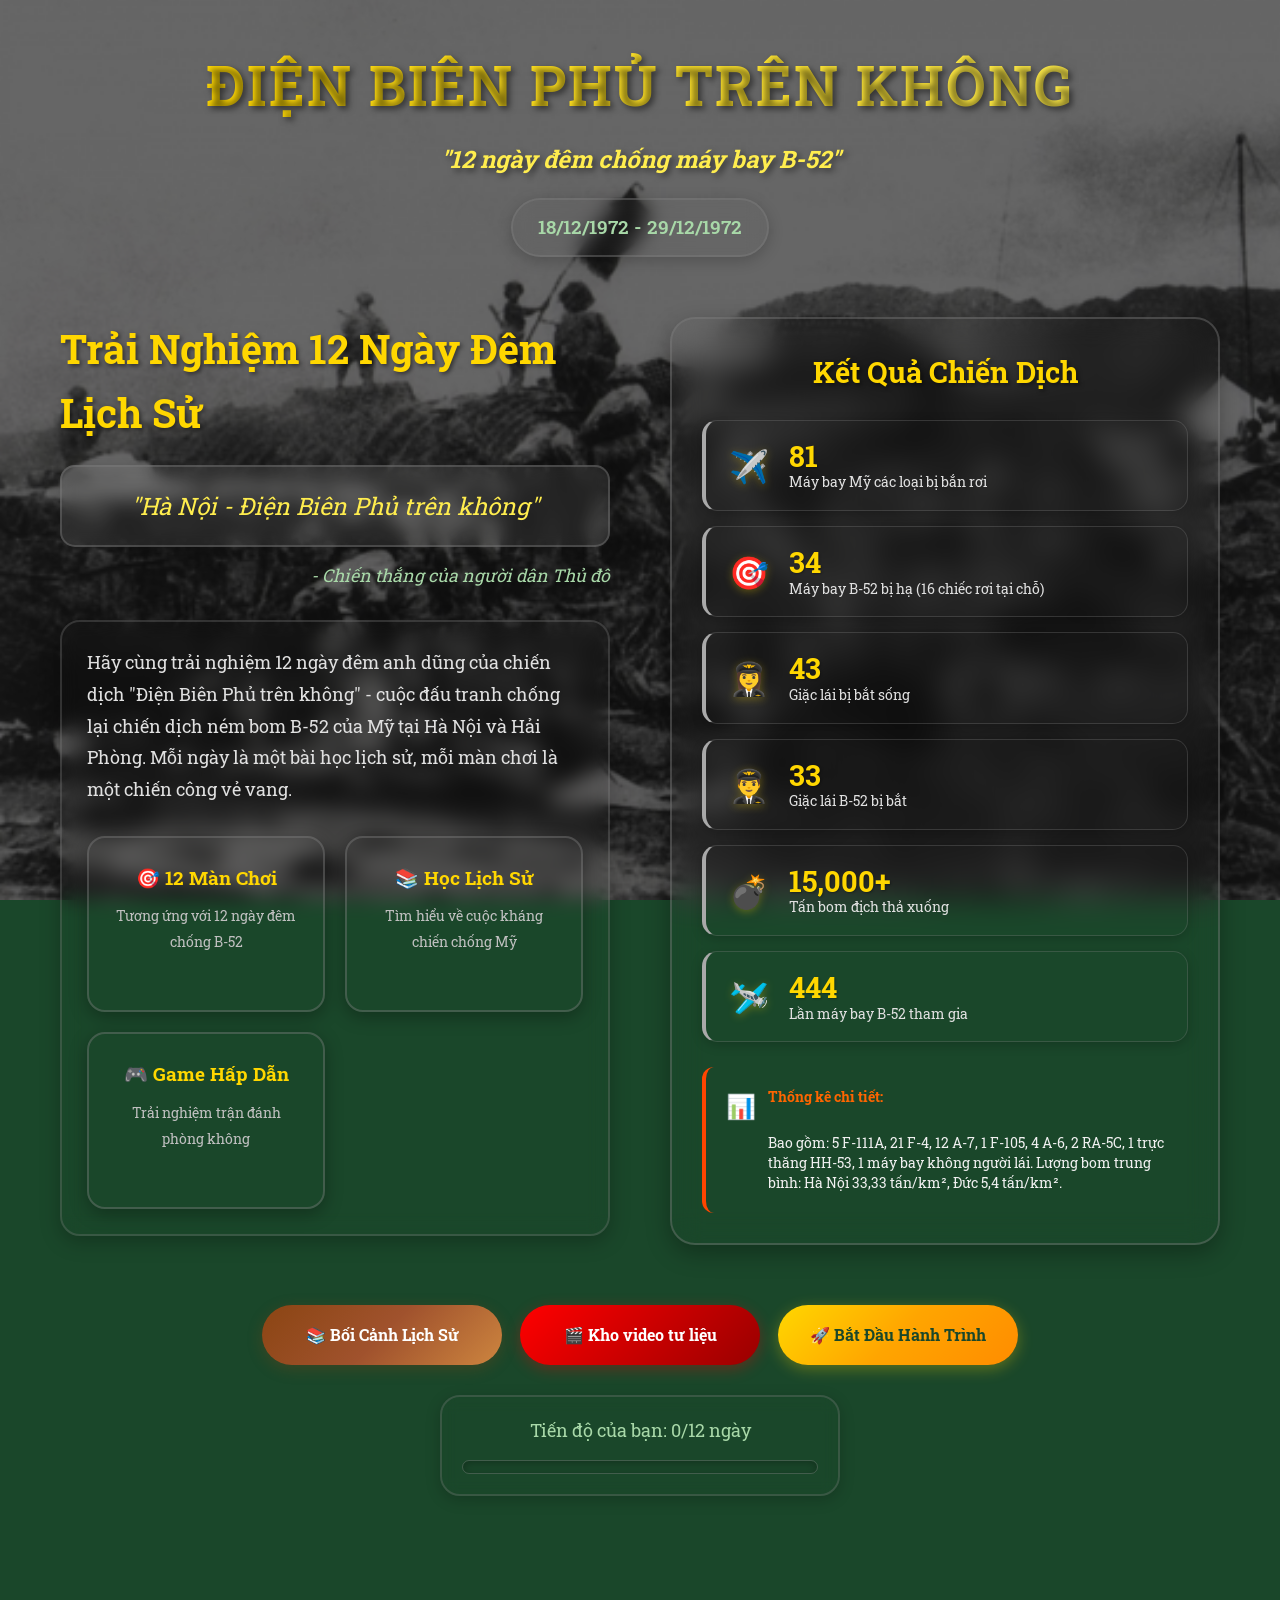
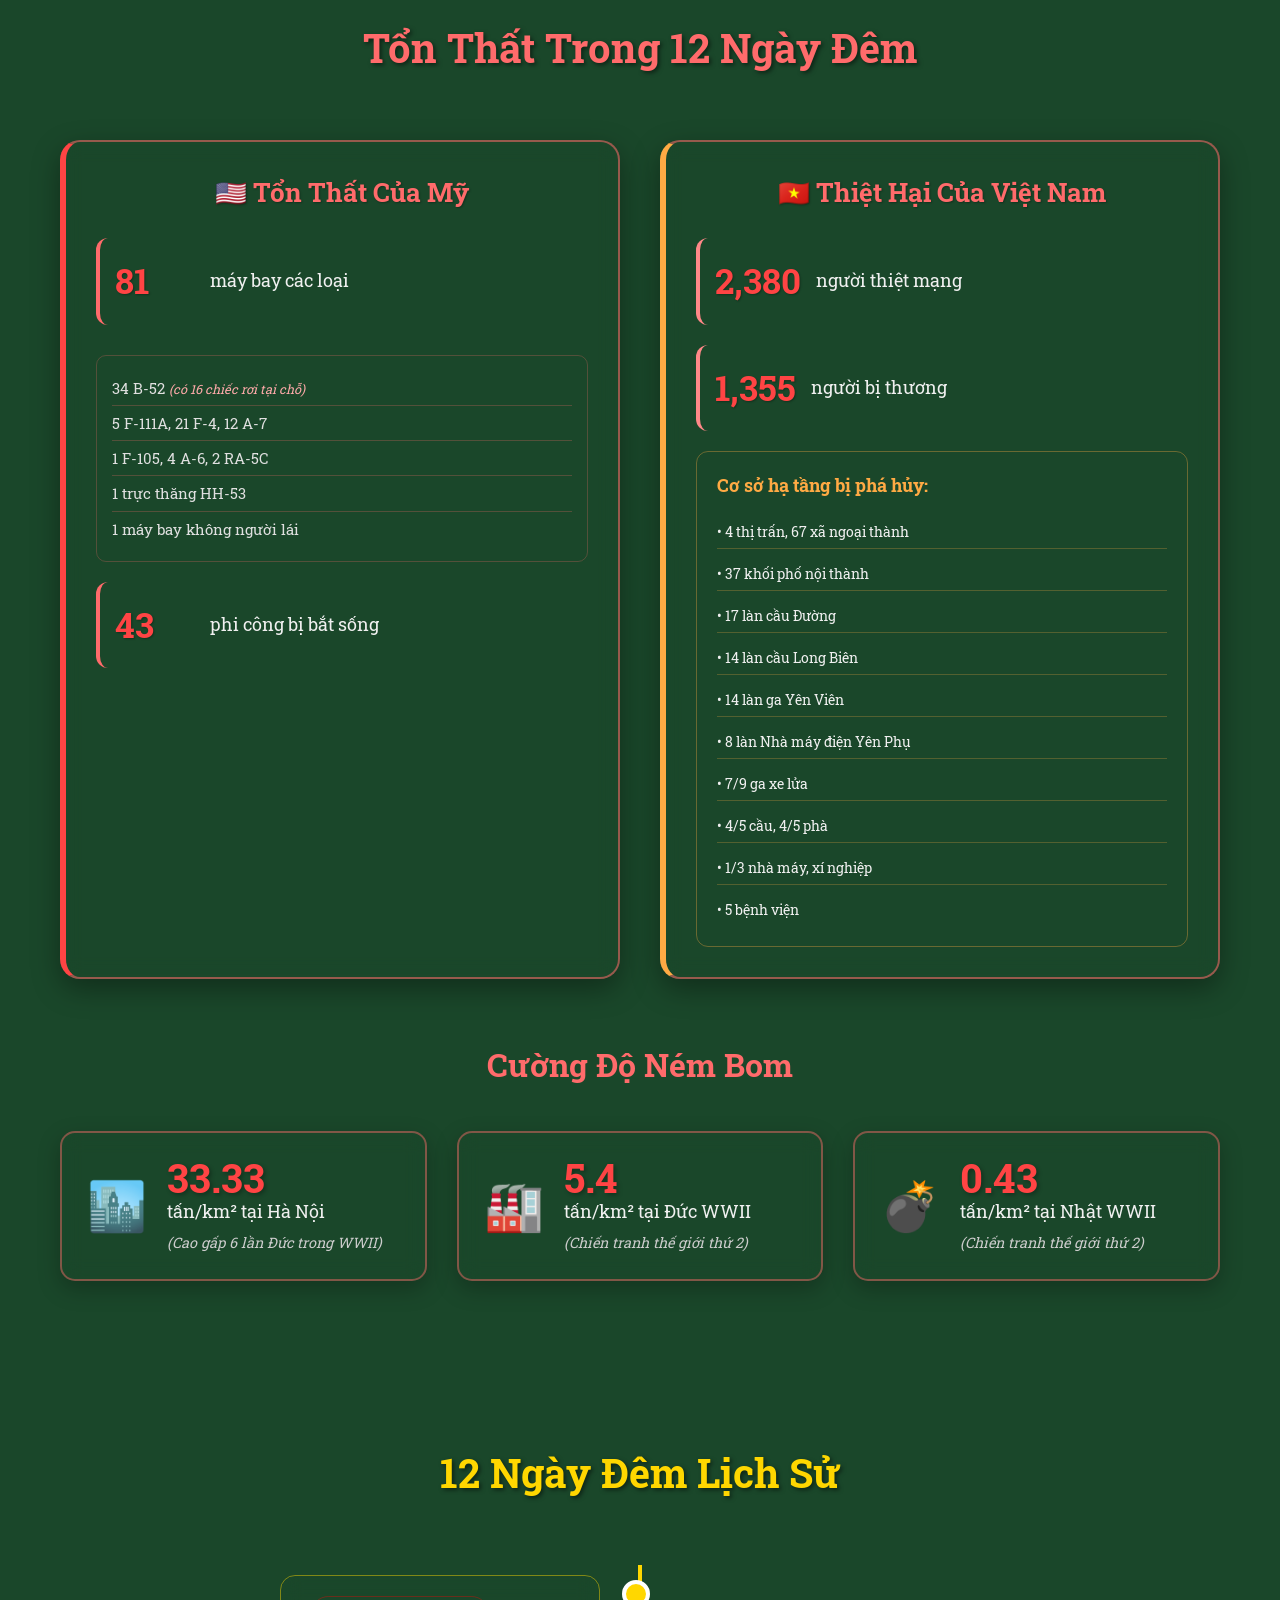
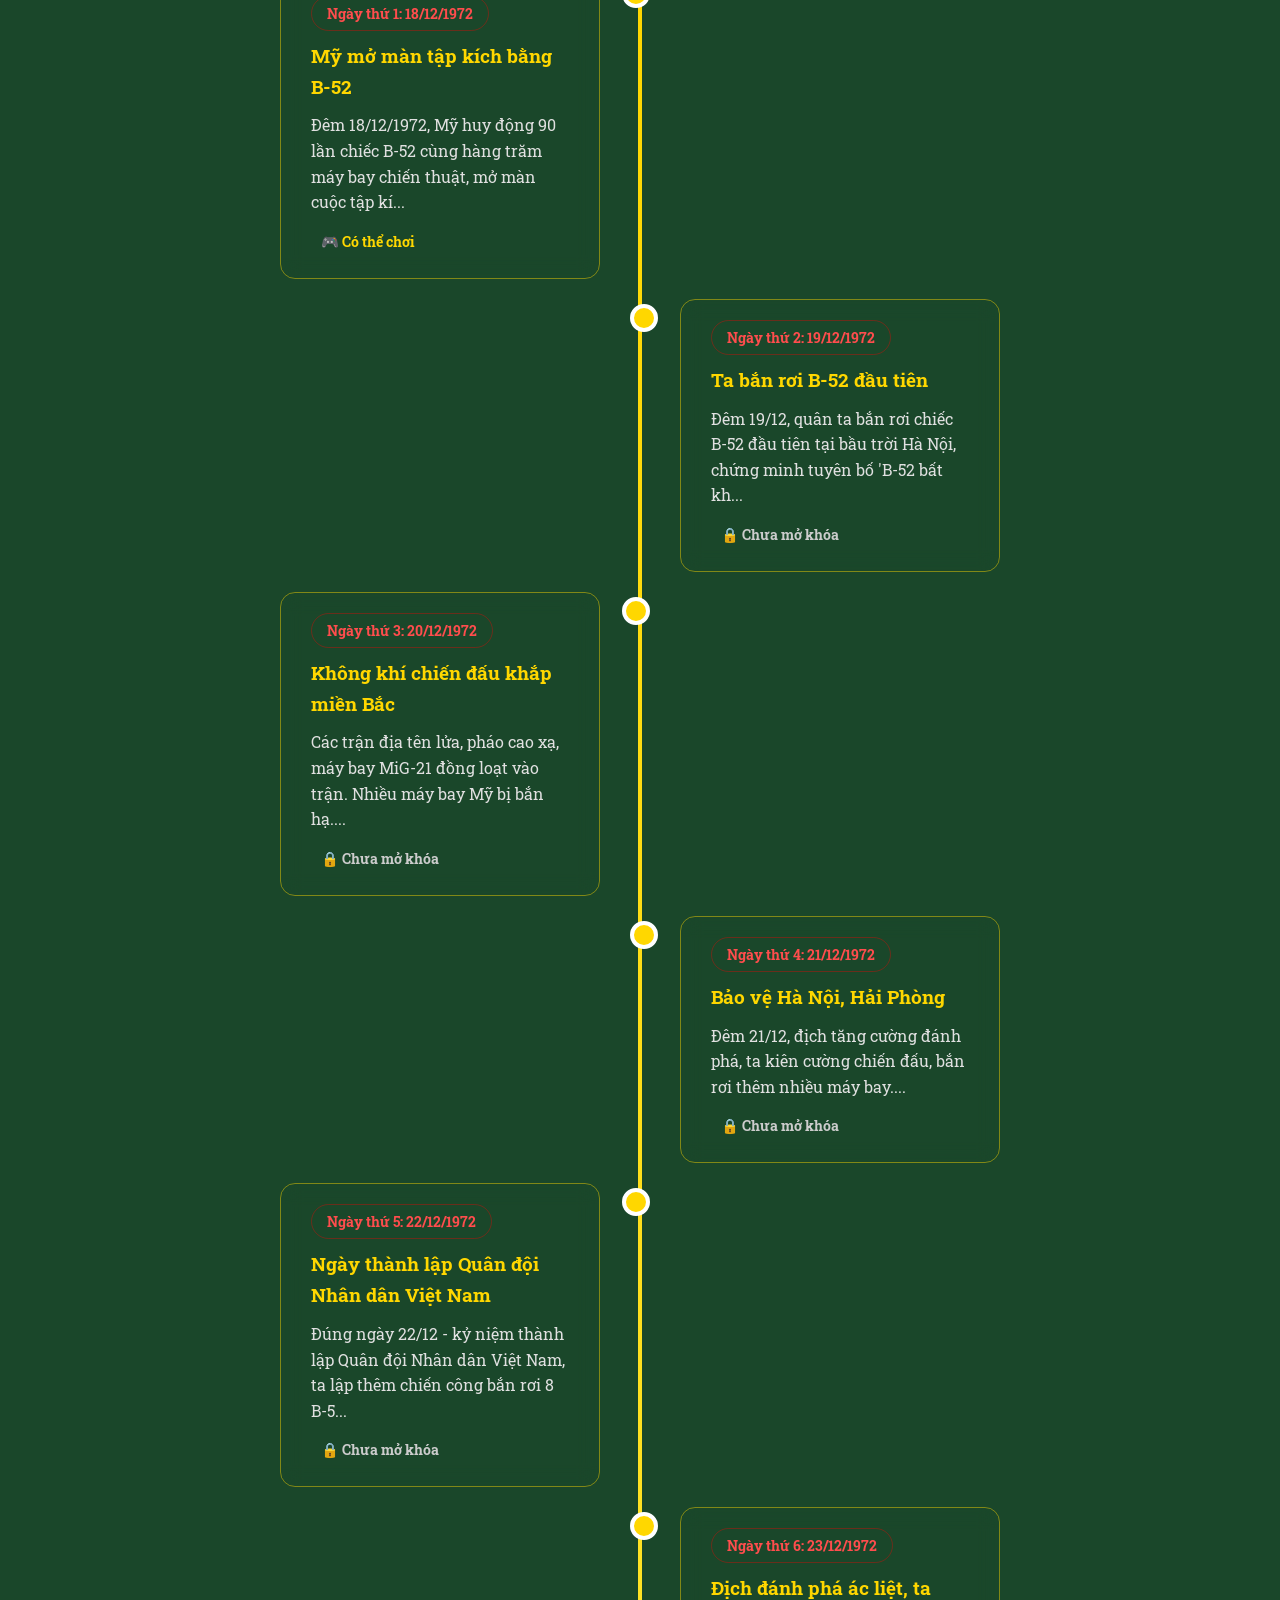
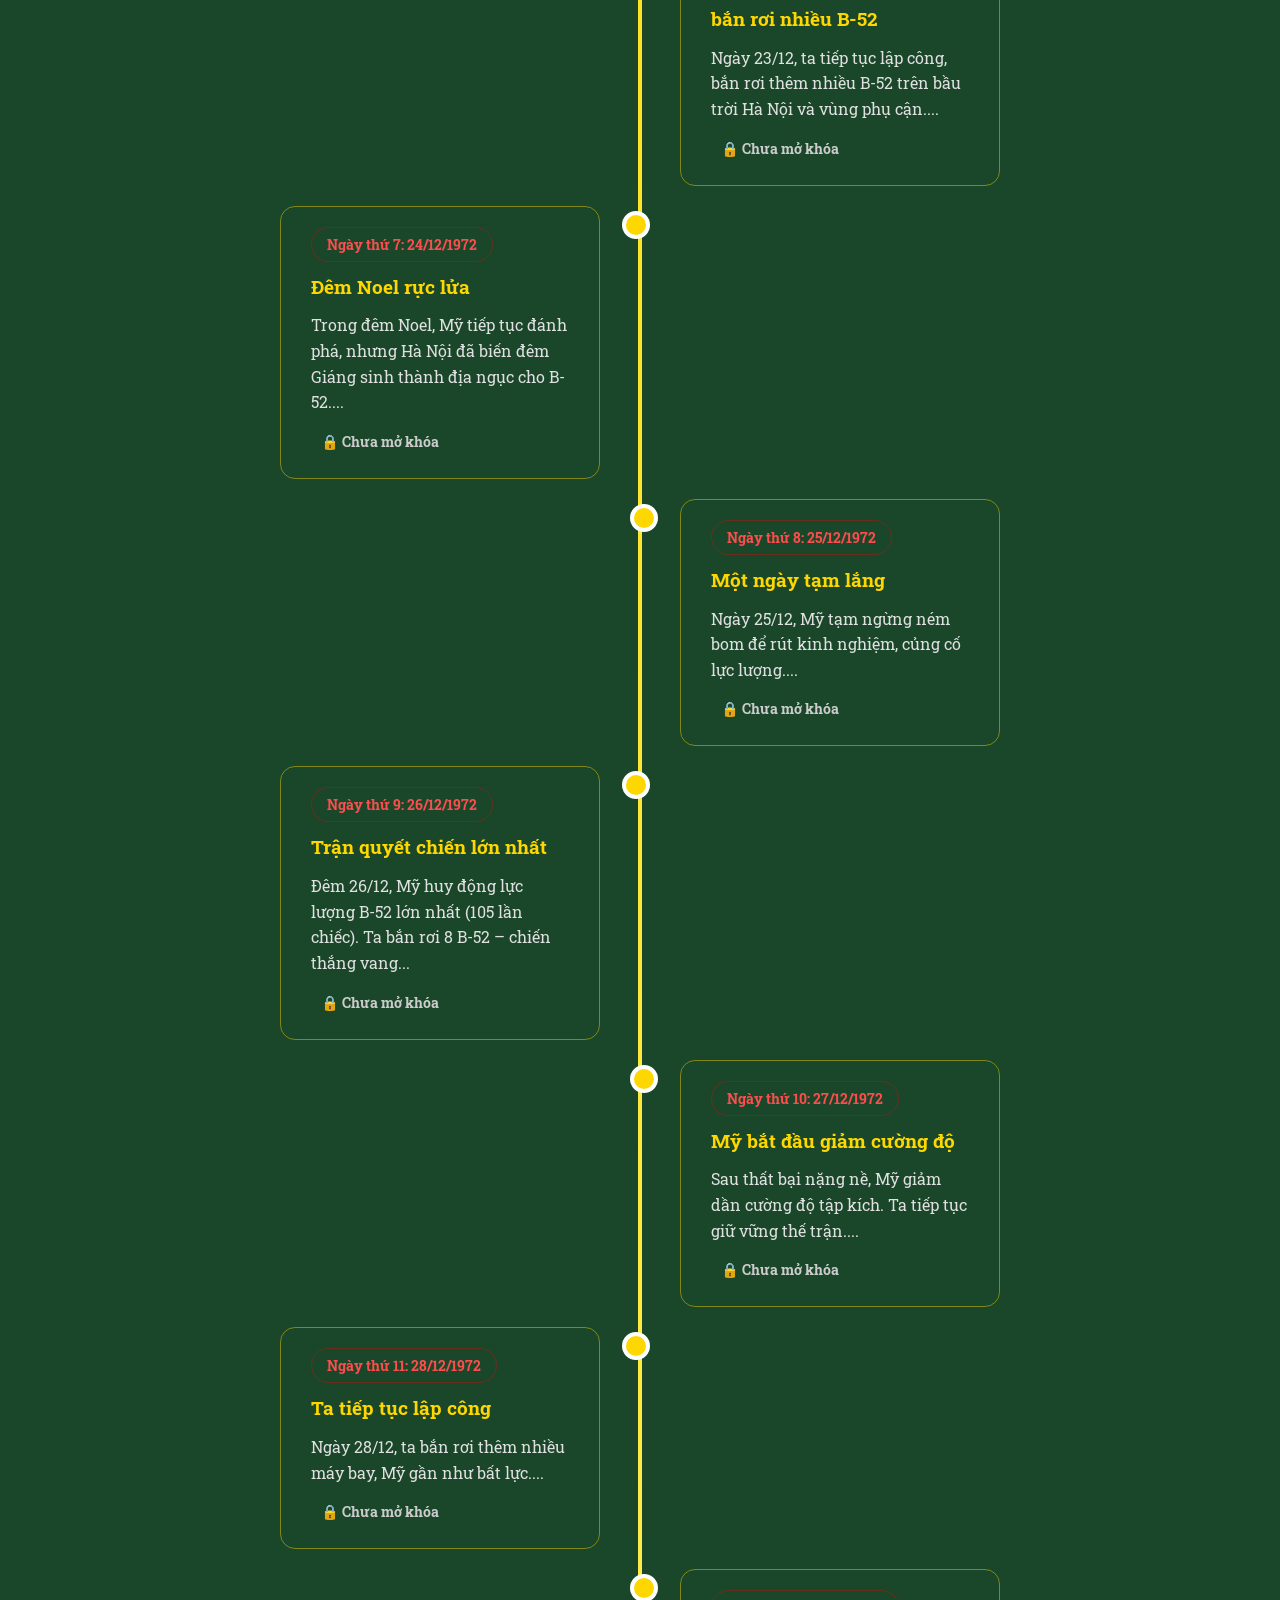
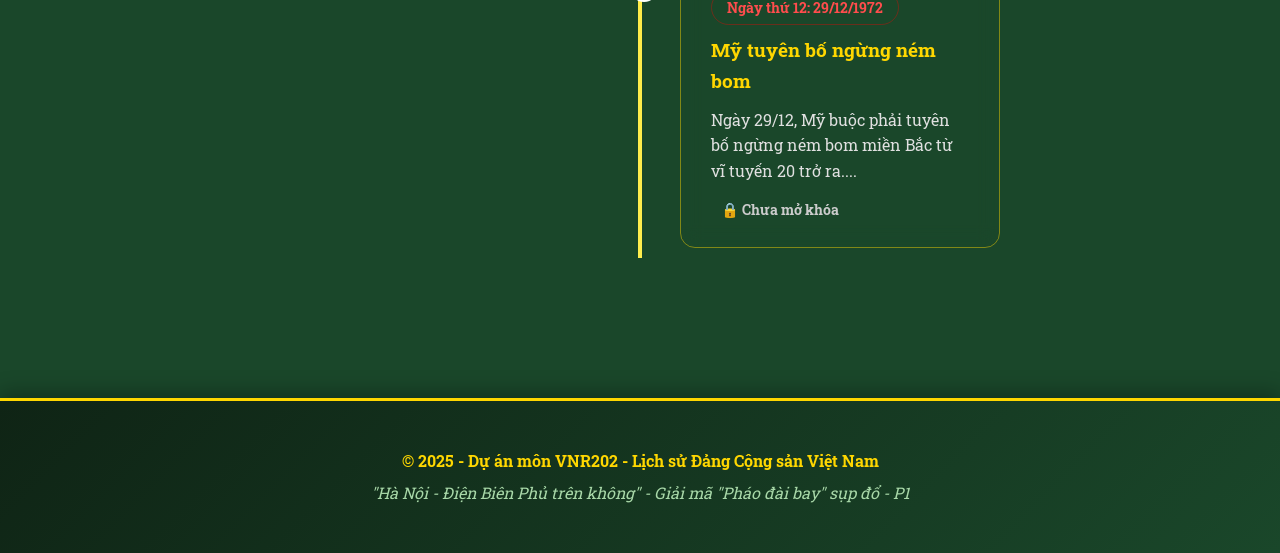
<file: index.html>
<!DOCTYPE html>
<html lang="vi">

<head>
    <meta charset="UTF-8">
    <meta name="viewport" content="width=device-width, initial-scale=1.0">
    <title>Điện Biên Phủ Trên Không - 12 Ngày Đêm Lịch Sử</title>
    <link rel="stylesheet" href="dien-bien-phu-game/css/style.css">
    <link rel="stylesheet" href="dien-bien-phu-game/css/backgrounds.css">
    <link rel="stylesheet" href="dien-bien-phu-game/css/simple-bg.css">
    <link rel="stylesheet" href="dien-bien-phu-game/css/gray-borders.css">
    <link rel="preconnect" href="https://fonts.googleapis.com">
    <link rel="preconnect" href="https://fonts.gstatic.com" crossorigin>
    <link href="https://fonts.googleapis.com/css2?family=Roboto+Slab:wght@400;700&display=swap" rel="stylesheet">
</head>

<body class="home-page page-background" style="background-image: url('dien-bien-phu-game/css/home-bg.jpg'); background-size: cover; background-position: center; background-repeat: no-repeat; background-attachment: fixed;">
    <div class="hero-section">
        <div class="container">
            <header class="main-header">
                <h1 class="main-title">
                    <span class="title-line">ĐIỆN BIÊN PHỦ TRÊN KHÔNG</span>
                    <span class="subtitle">"12 ngày đêm chống máy bay B-52"</span>
                </h1>
                <div class="date-range">18/12/1972 - 29/12/1972</div>
            </header>

            <div class="intro-content">
                <div class="intro-text">
                    <h2>Trải Nghiệm 12 Ngày Đêm Lịch Sử</h2>
                    <p class="quote">"Hà Nội - Điện Biên Phủ trên không"</p>
                    <p class="quote-author">- Chiến thắng của người dân Thủ đô</p>

                    <div class="description">
                        <p>Hãy cùng trải nghiệm 12 ngày đêm anh dũng của chiến dịch "Điện Biên Phủ trên không" - cuộc
                            đấu tranh chống lại chiến dịch ném bom B-52 của Mỹ tại Hà Nội và Hải Phòng.
                            Mỗi ngày là một bài học lịch sử, mỗi màn chơi là một chiến công vẻ vang.</p>

                        <div class="features">
                            <div class="feature">
                                <h3>🎯 12 Màn Chơi</h3>
                                <p>Tương ứng với 12 ngày đêm chống B-52</p>
                            </div>
                            <div class="feature">
                                <h3>📚 Học Lịch Sử</h3>
                                <p>Tìm hiểu về cuộc kháng chiến chống Mỹ</p>
                            </div>
                            <div class="feature">
                                <h3>🎮 Game Hấp Dẫn</h3>
                                <p>Trải nghiệm trận đánh phòng không</p>
                            </div>
                        </div>
                    </div>
                </div>

                <div class="stats-panel">
                    <h3>Kết Quả Chiến Dịch</h3>
                    <div class="achievement-stats">
                        <div class="stat-achievement">
                            <div class="stat-icon">✈️</div>
                            <div class="stat-info">
                                <div class="stat-number">81</div>
                                <div class="stat-label">Máy bay Mỹ các loại bị bắn rơi</div>
                            </div>
                        </div>

                        <div class="stat-achievement">
                            <div class="stat-icon">🎯</div>
                            <div class="stat-info">
                                <div class="stat-number">34</div>
                                <div class="stat-label">Máy bay B-52 bị hạ (16 chiếc rơi tại chỗ)</div>
                            </div>
                        </div>

                        <div class="stat-achievement">
                            <div class="stat-icon">👩‍✈️</div>
                            <div class="stat-info">
                                <div class="stat-number">43</div>
                                <div class="stat-label">Giặc lái bị bắt sống</div>
                            </div>
                        </div>

                        <div class="stat-achievement">
                            <div class="stat-icon">👨‍✈️</div>
                            <div class="stat-info">
                                <div class="stat-number">33</div>
                                <div class="stat-label">Giặc lái B-52 bị bắt</div>
                            </div>
                        </div>

                        <div class="stat-achievement">
                            <div class="stat-icon">💣</div>
                            <div class="stat-info">
                                <div class="stat-number">15,000+</div>
                                <div class="stat-label">Tấn bom địch thả xuống</div>
                            </div>
                        </div>

                        <div class="stat-achievement">
                            <div class="stat-icon">🛩️</div>
                            <div class="stat-info">
                                <div class="stat-number">444</div>
                                <div class="stat-label">Lần máy bay B-52 tham gia</div>
                            </div>
                        </div>
                    </div>

                    <div class="historical-note">
                        <div class="note-icon">📊</div>
                        <div class="note-content">
                            <strong>Thống kê chi tiết:</strong><br>
                            Bao gồm: 5 F-111A, 21 F-4, 12 A-7, 1 F-105, 4 A-6, 2 RA-5C, 1 trực thăng HH-53, 1 máy bay
                            không người lái.
                            Lượng bom trung bình: Hà Nội 33,33 tấn/km², Đức 5,4 tấn/km².
                        </div>
                    </div>
                </div>
            </div>

            <div class="action-section">
                <div class="action-buttons">
                    <a href="boi-canh-lich-su.html" class="history-button">
                        📚 Bối Cảnh Lịch Sử
                    </a>
                    <button class="video-button" onclick="openVideoLibrary()">
                        🎬 Kho video tư liệu
                    </button>
                    <button class="start-button" onclick="startJourney()">
                        🚀 Bắt Đầu Hành Trình
                    </button>
                </div>

                <div class="progress-info">
                    <p>Tiến độ của bạn: <span id="progress">0/12 ngày</span></p>
                    <div class="progress-bar">
                        <div class="progress-fill" id="progressFill"></div>
                    </div>
                </div>
            </div>
        </div>
    </div>

    <!-- Damage Statistics Section -->
    <section class="damage-section">
        <div class="container">
            <h2>Tổn Thất Trong 12 Ngày Đêm</h2>
            <div class="damage-grid">
                <div class="damage-card enemy-losses">
                    <h3>🇺🇸 Tổn Thất Của Mỹ</h3>
                    <div class="damage-stats">
                        <div class="damage-item">
                            <span class="damage-number">81</span>
                            <span class="damage-label">máy bay các loại</span>
                        </div>
                        <div class="damage-breakdown">
                            <div class="breakdown-item">34 B-52 <small>(có 16 chiếc rơi tại chỗ)</small></div>
                            <div class="breakdown-item">5 F-111A, 21 F-4, 12 A-7</div>
                            <div class="breakdown-item">1 F-105, 4 A-6, 2 RA-5C</div>
                            <div class="breakdown-item">1 trực thăng HH-53</div>
                            <div class="breakdown-item">1 máy bay không người lái</div>
                        </div>
                        <div class="damage-item">
                            <span class="damage-number">43</span>
                            <span class="damage-label">phi công bị bắt sống</span>
                        </div>
                    </div>
                </div>

                <div class="damage-card vietnam-impact">
                    <h3>🇻🇳 Thiệt Hại Của Việt Nam</h3>
                    <div class="damage-stats">
                        <div class="damage-item casualties">
                            <span class="damage-number">2,380</span>
                            <span class="damage-label">người thiệt mạng</span>
                        </div>
                        <div class="damage-item casualties">
                            <span class="damage-number">1,355</span>
                            <span class="damage-label">người bị thương</span>
                        </div>
                        <div class="infrastructure-damage">
                            <h4>Cơ sở hạ tầng bị phá hủy:</h4>
                            <div class="damage-list">
                                <div>• 4 thị trấn, 67 xã ngoại thành</div>
                                <div>• 37 khối phố nội thành</div>
                                <div>• 17 làn cầu Đường</div>
                                <div>• 14 làn cầu Long Biên</div>
                                <div>• 14 làn ga Yên Viên</div>
                                <div>• 8 làn Nhà máy điện Yên Phụ</div>
                                <div>• 7/9 ga xe lửa</div>
                                <div>• 4/5 cầu, 4/5 phà</div>
                                <div>• 1/3 nhà máy, xí nghiệp</div>
                                <div>• 5 bệnh viện</div>
                            </div>
                        </div>
                    </div>
                </div>
            </div>

            <div class="bombing-intensity">
                <h3>Cường Độ Ném Bom</h3>
                <div class="intensity-comparison">
                    <div class="intensity-item">
                        <div class="intensity-icon">🏙️</div>
                        <div class="intensity-info">
                            <div class="intensity-number">33.33</div>
                            <div class="intensity-label">tấn/km² tại Hà Nội</div>
                            <div class="intensity-note">(Cao gấp 6 lần Đức trong WWII)</div>
                        </div>
                    </div>
                    <div class="intensity-item">
                        <div class="intensity-icon">🏭</div>
                        <div class="intensity-info">
                            <div class="intensity-number">5.4</div>
                            <div class="intensity-label">tấn/km² tại Đức WWII</div>
                            <div class="intensity-note">(Chiến tranh thế giới thứ 2)</div>
                        </div>
                    </div>
                    <div class="intensity-item">
                        <div class="intensity-icon">💣</div>
                        <div class="intensity-info">
                            <div class="intensity-number">0.43</div>
                            <div class="intensity-label">tấn/km² tại Nhật WWII</div>
                            <div class="intensity-note">(Chiến tranh thế giới thứ 2)</div>
                        </div>
                    </div>
                </div>
            </div>
        </div>
    </section>

    <section class="timeline-section">
        <div class="container">
            <h2>12 Ngày Đêm Lịch Sử</h2>
            <div class="timeline" id="timeline">
                <!-- Timeline sẽ được tạo bằng JavaScript -->
            </div>
        </div>
    </section>

    <footer class="main-footer">
        <div class="container">
            <p>&copy; 2025 - Dự án môn VNR202 - Lịch sử Đảng Cộng sản Việt Nam</p>
            <p>"Hà Nội - Điện Biên Phủ trên không" - Giải mã "Pháo đài bay" sụp đổ - P1</p>
        </div>
    </footer>

    <!-- Video Library Modal -->
    <div id="videoLibraryModal" class="modal" style="display:none;">
        <div class="modal-content">
            <div class="modal-header">
                <h2>Kho video tư liệu</h2>
                <span class="close" onclick="closeVideoLibrary()">×</span>
            </div>
            <div class="modal-body">
                <div class="video-grid" style="display:grid;grid-template-columns:repeat(auto-fit,minmax(300px,1fr));gap:20px;padding:10px;">
                    <div class="video-item">
                        <h4 style="color: #FFD700; margin-bottom: 10px;">Điện Biên Phủ trên không - Tài liệu lịch sử</h4>
                        <iframe width="100%" height="200" src="https://www.youtube.com/embed/IrvIk8gtjSk" title="Điện Biên Phủ trên không" frameborder="0" allow="accelerometer; autoplay; clipboard-write; encrypted-media; gyroscope; picture-in-picture; web-share" allowfullscreen style="border-radius: 8px;"></iframe>
                    </div>
                    <div class="video-item">
                        <h4 style="color: #FFD700; margin-bottom: 10px;">Giải mã "Pháo đài bay" sụp đổ - P1</h4>
                        <iframe width="100%" height="200" src="https://www.youtube.com/embed/d_sy4OdArgg" title="Giải mã "Pháo đài bay" sụp đổ - P1" frameborder="0" allow="accelerometer; autoplay; clipboard-write; encrypted-media; gyroscope; picture-in-picture; web-share" allowfullscreen style="border-radius: 8px;"></iframe>
                    </div>
                    <div class="video-item">
                        <h4 style="color: #FFD700; margin-bottom: 10px;">Giải mã "Pháo đài bay" sụp đổ - P2</h4>
                        <iframe width="100%" height="200" src="https://www.youtube.com/embed/_c2gytQ8xRQ" title="Giải mã "Pháo đài bay" sụp đổ - P2" frameborder="0" allow="accelerometer; autoplay; clipboard-write; encrypted-media; gyroscope; picture-in-picture; web-share" allowfullscreen style="border-radius: 8px;"></iframe>
                    </div>
                    <div class="video-item">
                        <h4 style="color: #FFD700; margin-bottom: 10px;">Hà Nội trong những ngày tháng 12</h4>
                        <iframe width="100%" height="200" src="https://www.youtube.com/embed/34cj7EJSdjA" title="Hà Nội trong tháng 12" frameborder="0" allow="accelerometer; autoplay; clipboard-write; encrypted-media; gyroscope; picture-in-picture; web-share" allowfullscreen style="border-radius: 8px;"></iframe>
                    </div>
                    <div class="video-item">
                        <h4 style="color: #FFD700; margin-bottom: 10px;">Ký ức chiến tranh</h4>
                        <iframe width="100%" height="200" src="https://www.youtube.com/embed/7LpIaptAyA0" title="Ký ức chiến tranh" frameborder="0" allow="accelerometer; autoplay; clipboard-write; encrypted-media; gyroscope; picture-in-picture; web-share" allowfullscreen style="border-radius: 8px;"></iframe>
                    </div>
                    <div class="video-item">
                        <h4 style="color: #FFD700; margin-bottom: 10px;">Điện Biên Phủ trên không - Tài liệu bổ sung</h4>
                        <iframe width="100%" height="200" src="https://www.youtube.com/embed/A0uCy8Kk1sg" title="Điện Biên Phủ trên không - Tài liệu bổ sung" frameborder="0" allow="accelerometer; autoplay; clipboard-write; encrypted-media; gyroscope; picture-in-picture; web-share" allowfullscreen style="border-radius: 8px;"></iframe>
                    </div>
                </div>
            </div>
        </div>
    </div>

    <script src="dien-bien-phu-game/js/data.js"></script>
    <script src="dien-bien-phu-game/js/main.js"></script>
    
    <style>
    /* Additional modal styling for better compatibility */
    .modal {
        display: none !important;
        position: fixed !important;
        top: 0 !important;
        left: 0 !important;
        width: 100% !important;
        height: 100% !important;
        background-color: rgba(0, 0, 0, 0.8) !important;
        z-index: 9999 !important;
    }
    
    .modal.show {
        display: block !important;
    }
    
    .modal-content {
        position: relative !important;
        margin: 2% auto !important;
        width: 90% !important;
        max-width: 900px !important;
        max-height: 90vh !important;
        overflow-y: auto !important;
    }
    </style>
    
    <script>
    function openVideoLibrary(){
        const modal = document.getElementById('videoLibraryModal');
        if(modal){ 
            modal.style.display = 'block';
            modal.classList.add('show');
            // Focus on modal for accessibility
            modal.focus();
            console.log('Modal opened'); // Debug log
        } else {
            console.error('Modal not found'); // Debug log
        }
    }
    
    function closeVideoLibrary(){
        const modal = document.getElementById('videoLibraryModal');
        if(modal){
            // Stop all videos when closing
            modal.querySelectorAll('iframe').forEach(iframe => { 
                iframe.src = iframe.src; 
            });
            modal.style.display = 'none';
            modal.classList.remove('show');
            console.log('Modal closed'); // Debug log
        }
    }

    // Close modal when clicking outside of it
    document.addEventListener('DOMContentLoaded', function() {
        const modal = document.getElementById('videoLibraryModal');
        if (modal) {
            modal.addEventListener('click', function(event) {
                if (event.target === modal) {
                    closeVideoLibrary();
                }
            });
        }

        // Close modal with Escape key
        document.addEventListener('keydown', function(event) {
            if (event.key === 'Escape' && modal.style.display === 'block') {
                closeVideoLibrary();
            }
        });
        
        console.log('Modal event listeners added'); // Debug log
    });
    </script>
</body>

</html>
</file>
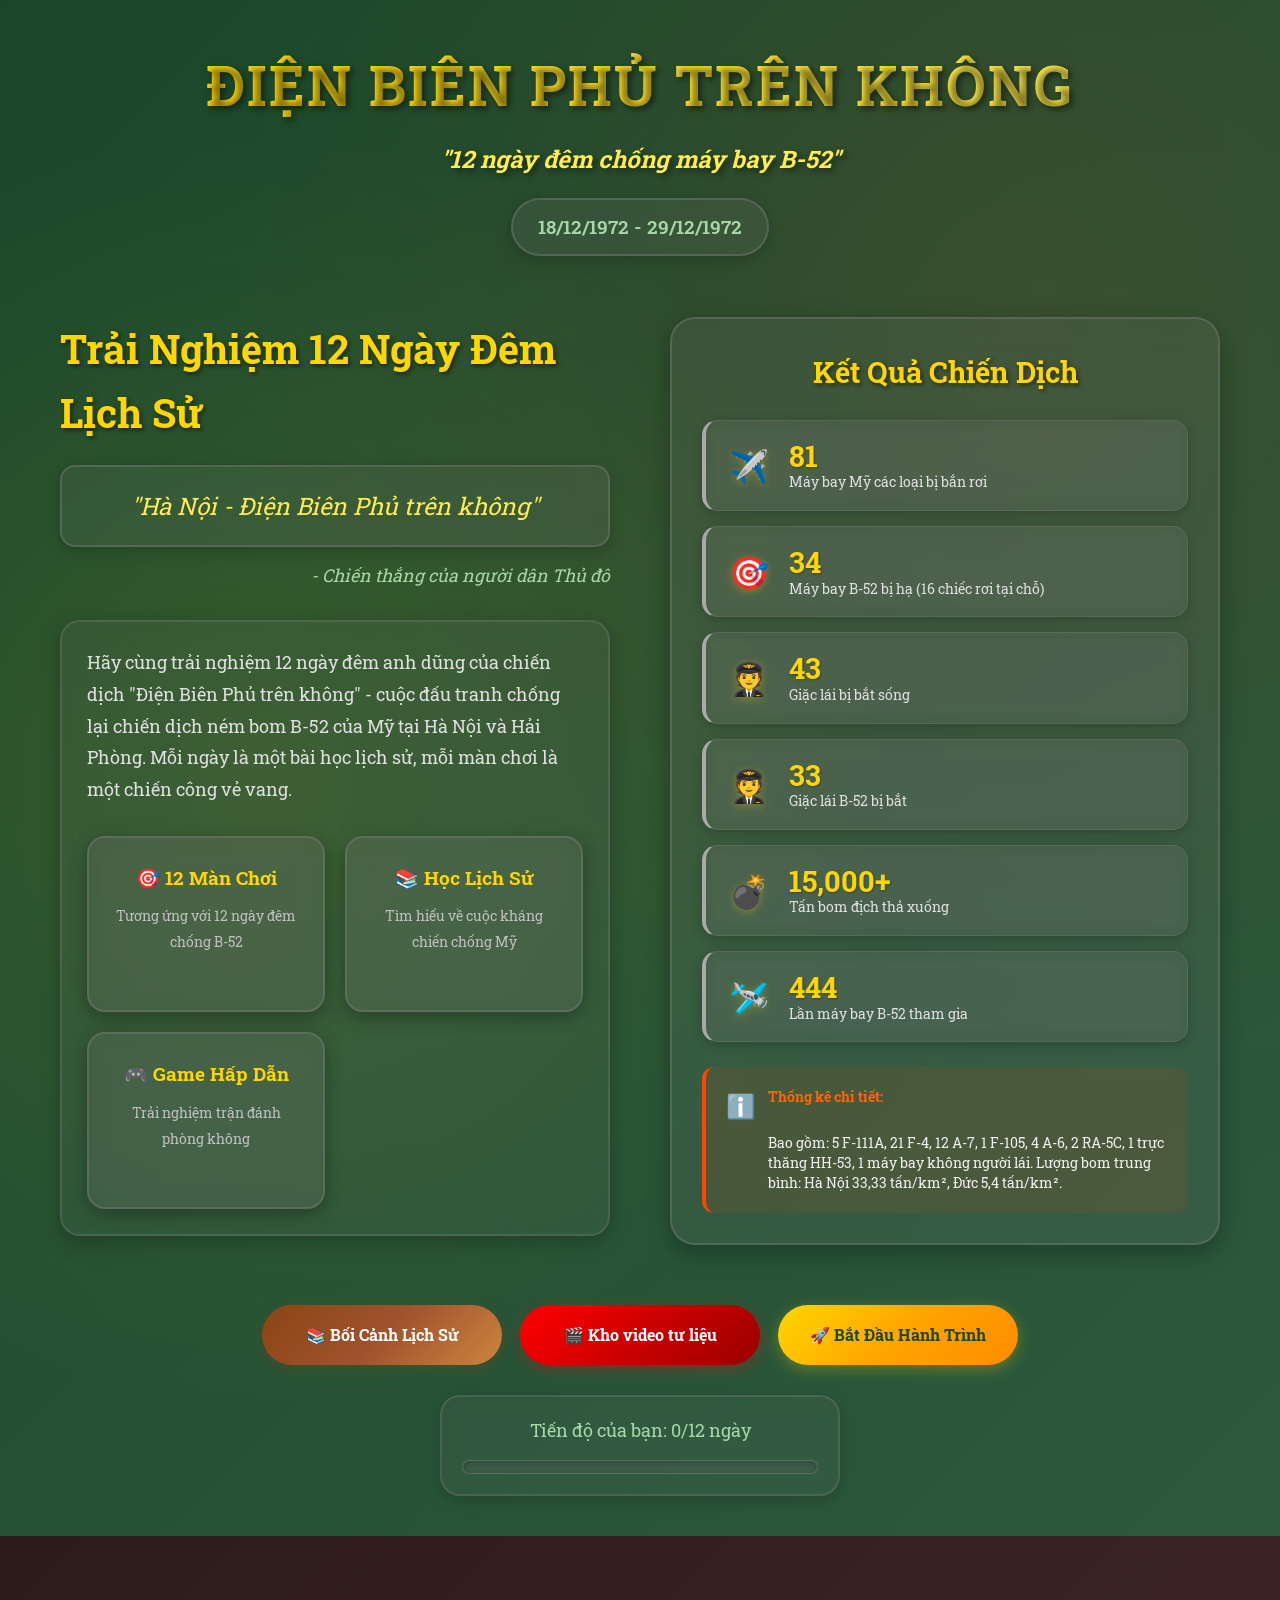
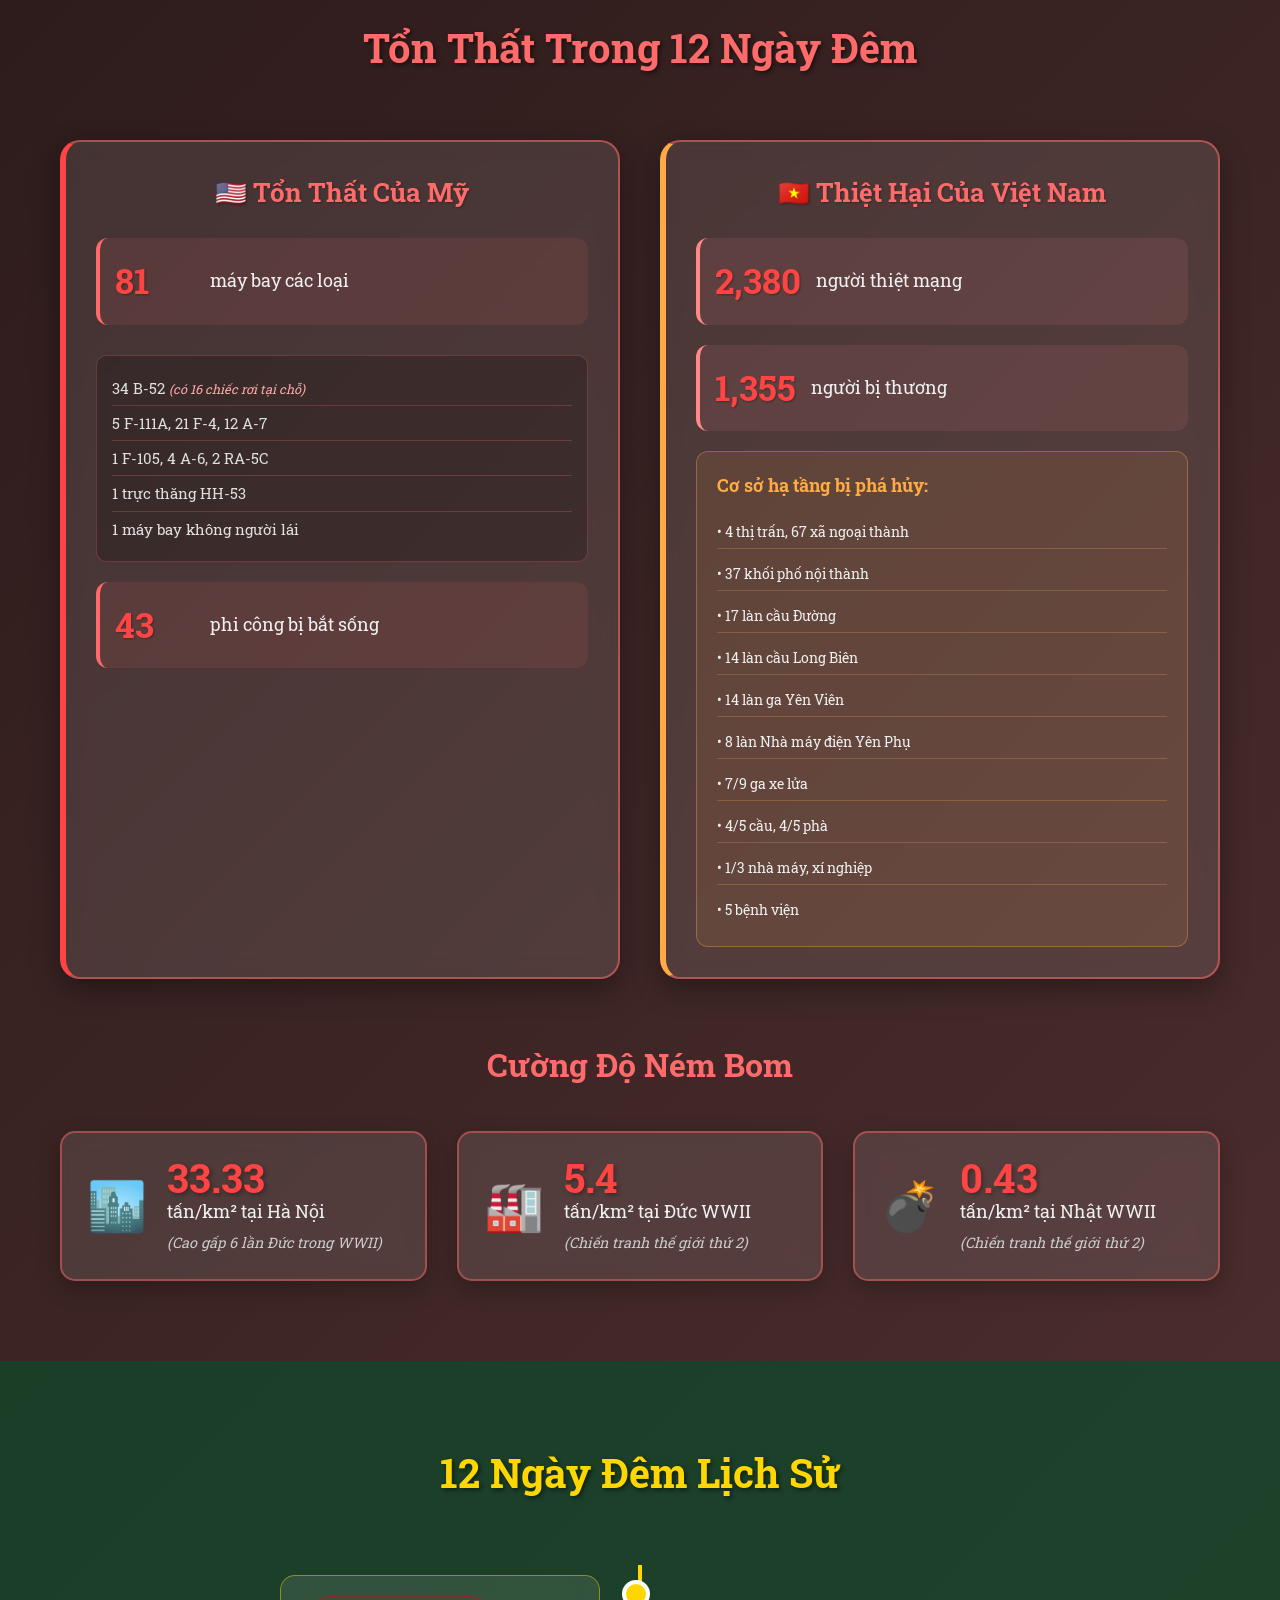
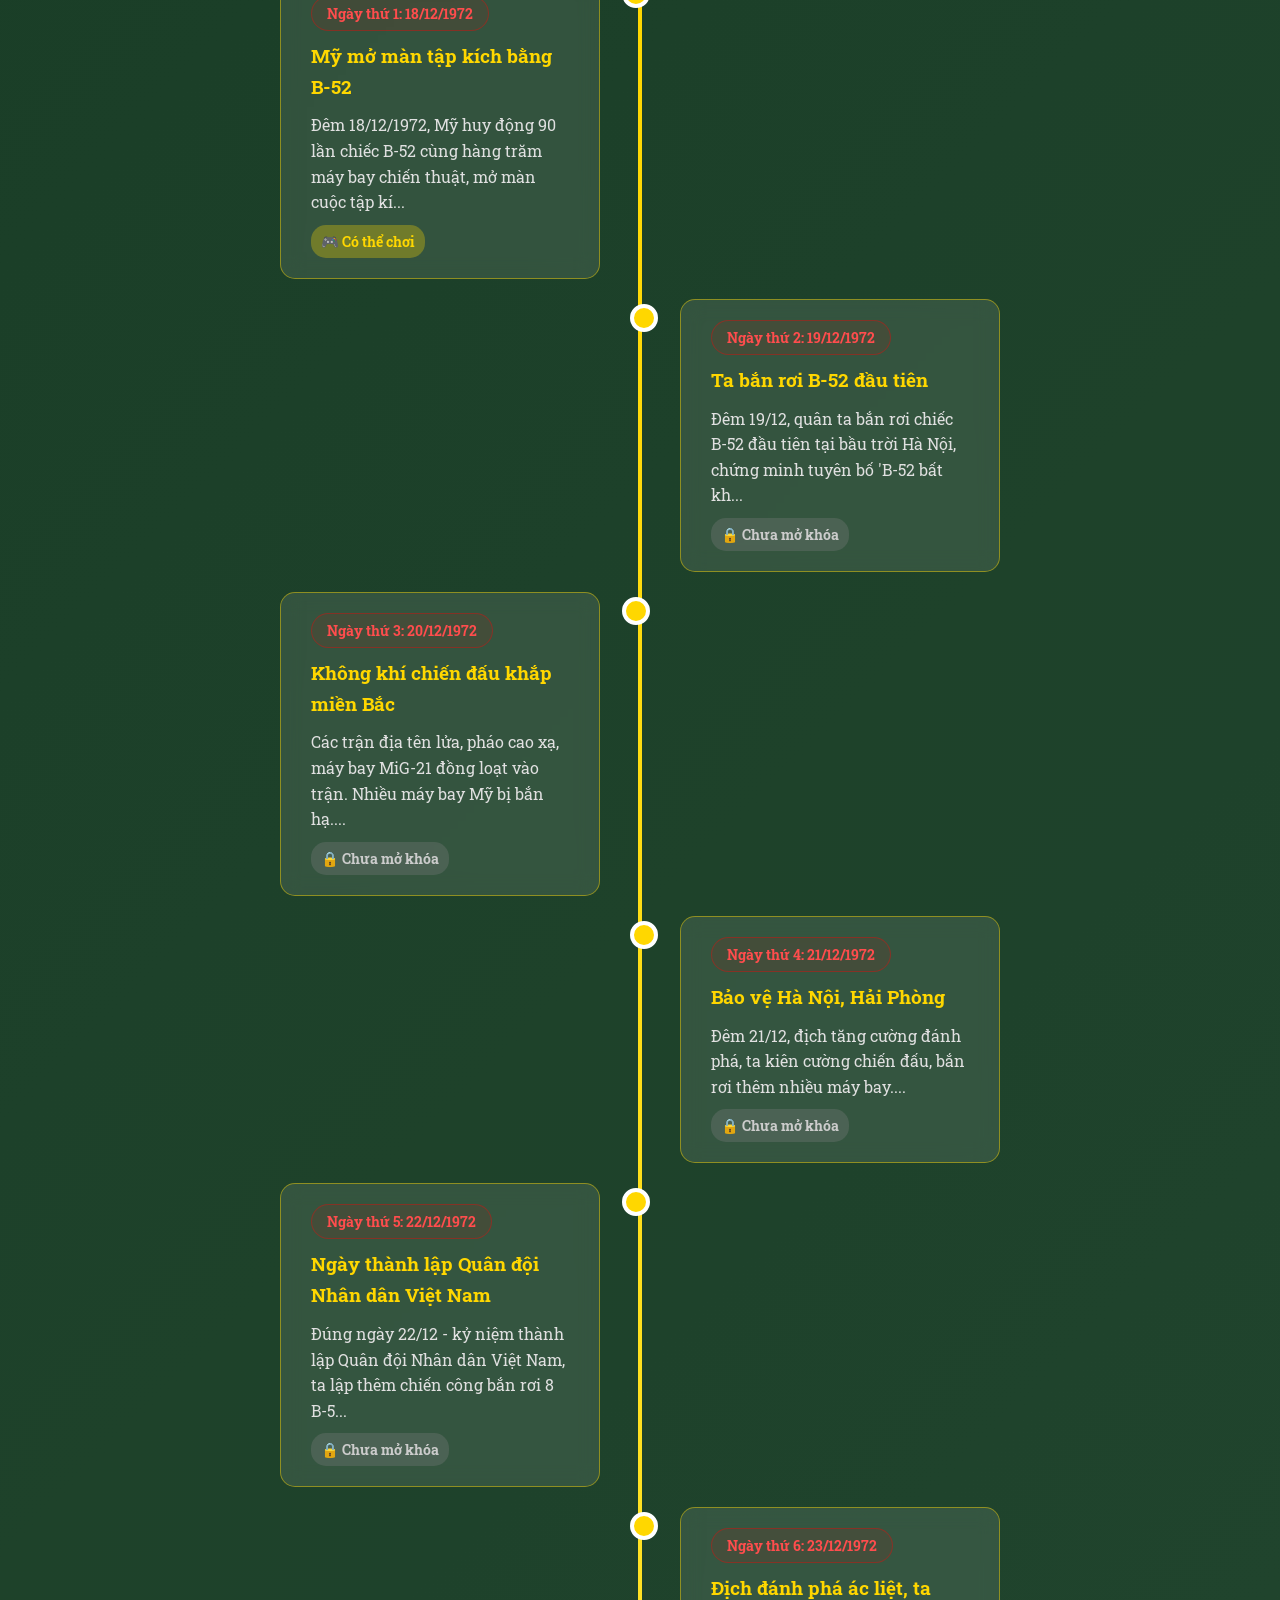
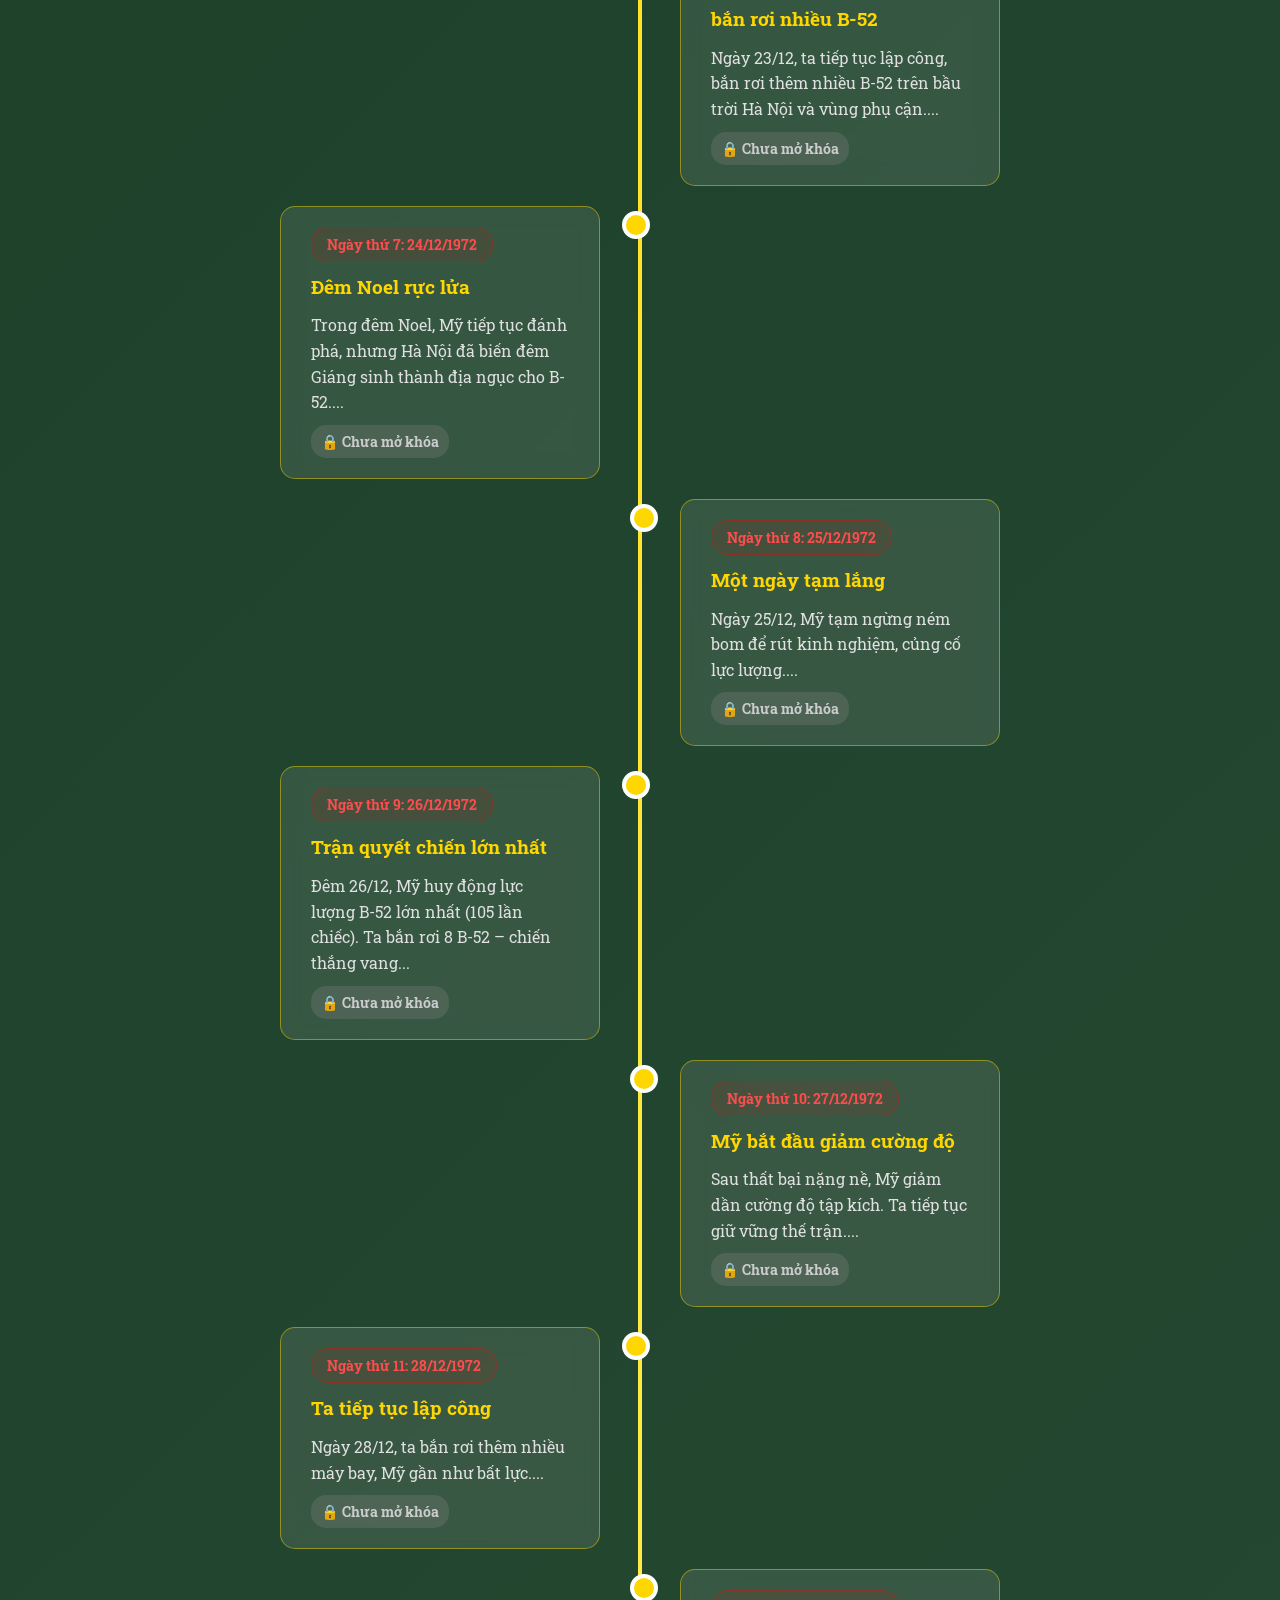
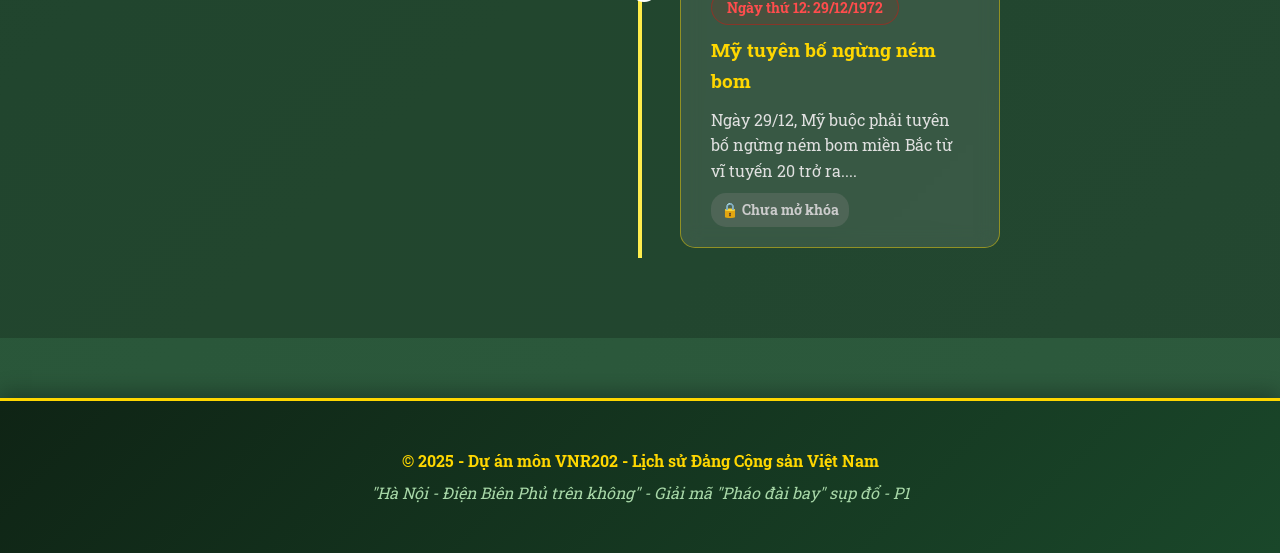
<file: dien-bien-phu-game/index.html>
<!DOCTYPE html>
<html lang="vi">

<head>
    <meta charset="UTF-8">
    <meta name="viewport" content="width=device-width, initial-scale=1.0">
    <title>Điện Biên Phủ Trên Không - 12 Ngày Đêm Lịch Sử</title>
    <link rel="stylesheet" href="css/style.css">
    <link rel="stylesheet" href="css/gray-borders.css">
    <link rel="preconnect" href="https://fonts.googleapis.com">
    <link rel="preconnect" href="https://fonts.gstatic.com" crossorigin>
    <link href="https://fonts.googleapis.com/css2?family=Roboto+Slab:wght@400;700&display=swap" rel="stylesheet">
</head>

<body>
    <div class="hero-section">
        <div class="container">
            <header class="main-header">
                <h1 class="main-title">
                    <span class="title-line">ĐIỆN BIÊN PHỦ TRÊN KHÔNG</span>
                    <span class="subtitle">"12 ngày đêm chống máy bay B-52"</span>
                </h1>
                <div class="date-range">18/12/1972 - 29/12/1972</div>
            </header>

            <div class="intro-content">
                <div class="intro-text">
                    <h2>Trải Nghiệm 12 Ngày Đêm Lịch Sử</h2>
                    <p class="quote">"Hà Nội - Điện Biên Phủ trên không"</p>
                    <p class="quote-author">- Chiến thắng của người dân Thủ đô</p>

                    <div class="description">
                        <p>Hãy cùng trải nghiệm 12 ngày đêm anh dũng của chiến dịch "Điện Biên Phủ trên không" - cuộc
                            đấu tranh chống lại chiến dịch ném bom B-52 của Mỹ tại Hà Nội và Hải Phòng.
                            Mỗi ngày là một bài học lịch sử, mỗi màn chơi là một chiến công vẻ vang.</p>

                        <div class="features">
                            <div class="feature">
                                <h3>🎯 12 Màn Chơi</h3>
                                <p>Tương ứng với 12 ngày đêm chống B-52</p>
                            </div>
                            <div class="feature">
                                <h3>📚 Học Lịch Sử</h3>
                                <p>Tìm hiểu về cuộc kháng chiến chống Mỹ</p>
                            </div>
                            <div class="feature">
                                <h3>🎮 Game Hấp Dẫn</h3>
                                <p>Trải nghiệm trận đánh phòng không</p>
                            </div>
                        </div>
                    </div>
                </div>

                <div class="stats-panel">
                    <h3>Kết Quả Chiến Dịch</h3>
                    <div class="achievement-stats">
                        <div class="stat-achievement">
                            <div class="stat-icon">✈️</div>
                            <div class="stat-info">
                                <div class="stat-number">81</div>
                                <div class="stat-label">Máy bay Mỹ các loại bị bắn rơi</div>
                            </div>
                        </div>

                        <div class="stat-achievement">
                            <div class="stat-icon">🎯</div>
                            <div class="stat-info">
                                <div class="stat-number">34</div>
                                <div class="stat-label">Máy bay B-52 bị hạ (16 chiếc rơi tại chỗ)</div>
                            </div>
                        </div>

                        <div class="stat-achievement">
                            <div class="stat-icon">🧑‍✈️</div>
                            <div class="stat-info">
                                <div class="stat-number">43</div>
                                <div class="stat-label">Giặc lái bị bắt sống</div>
                            </div>
                        </div>

                        <div class="stat-achievement">
                            <div class="stat-icon">🧑‍✈️</div>
                            <div class="stat-info">
                                <div class="stat-number">33</div>
                                <div class="stat-label">Giặc lái B-52 bị bắt</div>
                            </div>
                        </div>

                        <div class="stat-achievement">
                            <div class="stat-icon">💣</div>
                            <div class="stat-info">
                                <div class="stat-number">15,000+</div>
                                <div class="stat-label">Tấn bom địch thả xuống</div>
                            </div>
                        </div>

                        <div class="stat-achievement">
                            <div class="stat-icon">🛩️</div>
                            <div class="stat-info">
                                <div class="stat-number">444</div>
                                <div class="stat-label">Lần máy bay B-52 tham gia</div>
                            </div>
                        </div>
                    </div>

                    <div class="historical-note">
                        <div class="note-icon">ℹ️</div>
                        <div class="note-content">
                            <strong>Thống kê chi tiết:</strong><br>
                            Bao gồm: 5 F-111A, 21 F-4, 12 A-7, 1 F-105, 4 A-6, 2 RA-5C, 1 trực thăng HH-53, 1 máy bay
                            không người lái.
                            Lượng bom trung bình: Hà Nội 33,33 tấn/km², Đức 5,4 tấn/km².
                        </div>
                    </div>
                </div>
            </div>

            <div class="action-section">
                <div class="action-buttons">
                    <a href="../boi-canh-lich-su.html" class="history-button">📚 Bối Cảnh Lịch Sử</a>
                    <button class="video-button" onclick="openVideoLibrary()">🎬 Kho video tư liệu</button>
                    <button class="start-button" onclick="startJourney()">🚀 Bắt Đầu Hành Trình</button>
                </div>

                <div class="progress-info">
                    <p>Tiến độ của bạn: <span id="progress">0/12 ngày</span></p>
                    <div class="progress-bar">
                        <div class="progress-fill" id="progressFill"></div>
                    </div>
                </div>
            </div>
        </div>
    </div>

    <!-- Damage Statistics Section -->
    <section class="damage-section">
        <div class="container">
            <h2>Tổn Thất Trong 12 Ngày Đêm</h2>
            <div class="damage-grid">
                <div class="damage-card enemy-losses">
                    <h3>🇺🇸 Tổn Thất Của Mỹ</h3>
                    <div class="damage-stats">
                        <div class="damage-item">
                            <span class="damage-number">81</span>
                            <span class="damage-label">máy bay các loại</span>
                        </div>
                        <div class="damage-breakdown">
                            <div class="breakdown-item">34 B-52 <small>(có 16 chiếc rơi tại chỗ)</small></div>
                            <div class="breakdown-item">5 F-111A, 21 F-4, 12 A-7</div>
                            <div class="breakdown-item">1 F-105, 4 A-6, 2 RA-5C</div>
                            <div class="breakdown-item">1 trực thăng HH-53</div>
                            <div class="breakdown-item">1 máy bay không người lái</div>
                        </div>
                        <div class="damage-item">
                            <span class="damage-number">43</span>
                            <span class="damage-label">phi công bị bắt sống</span>
                        </div>
                    </div>
                </div>

                <div class="damage-card vietnam-impact">
                    <h3>🇻🇳 Thiệt Hại Của Việt Nam</h3>
                    <div class="damage-stats">
                        <div class="damage-item casualties">
                            <span class="damage-number">2,380</span>
                            <span class="damage-label">người thiệt mạng</span>
                        </div>
                        <div class="damage-item casualties">
                            <span class="damage-number">1,355</span>
                            <span class="damage-label">người bị thương</span>
                        </div>
                        <div class="infrastructure-damage">
                            <h4>Cơ sở hạ tầng bị phá hủy:</h4>
                            <div class="damage-list">
                                <div>• 4 thị trấn, 67 xã ngoại thành</div>
                                <div>• 37 khối phố nội thành</div>
                                <div>• 17 làn cầu Đường</div>
                                <div>• 14 làn cầu Long Biên</div>
                                <div>• 14 làn ga Yên Viên</div>
                                <div>• 8 làn Nhà máy điện Yên Phụ</div>
                                <div>• 7/9 ga xe lửa</div>
                                <div>• 4/5 cầu, 4/5 phà</div>
                                <div>• 1/3 nhà máy, xí nghiệp</div>
                                <div>• 5 bệnh viện</div>
                            </div>
                        </div>
                    </div>
                </div>
            </div>

            <div class="bombing-intensity">
                <h3>Cường Độ Ném Bom</h3>
                <div class="intensity-comparison">
                    <div class="intensity-item">
                        <div class="intensity-icon">🏙️</div>
                        <div class="intensity-info">
                            <div class="intensity-number">33.33</div>
                            <div class="intensity-label">tấn/km² tại Hà Nội</div>
                            <div class="intensity-note">(Cao gấp 6 lần Đức trong WWII)</div>
                        </div>
                    </div>
                    <div class="intensity-item">
                        <div class="intensity-icon">🏭</div>
                        <div class="intensity-info">
                            <div class="intensity-number">5.4</div>
                            <div class="intensity-label">tấn/km² tại Đức WWII</div>
                            <div class="intensity-note">(Chiến tranh thế giới thứ 2)</div>
                        </div>
                    </div>
                    <div class="intensity-item">
                        <div class="intensity-icon">💣</div>
                        <div class="intensity-info">
                            <div class="intensity-number">0.43</div>
                            <div class="intensity-label">tấn/km² tại Nhật WWII</div>
                            <div class="intensity-note">(Chiến tranh thế giới thứ 2)</div>
                        </div>
                    </div>
                </div>
            </div>
        </div>
    </section>

    <section class="timeline-section">
        <div class="container">
            <h2>12 Ngày Đêm Lịch Sử</h2>
            <div class="timeline" id="timeline">
                <!-- Timeline sẽ được tạo bằng JavaScript -->
            </div>
        </div>
    </section>

    <footer class="main-footer">
        <div class="container">
            <p>&copy; 2025 - Dự án môn VNR202 - Lịch sử Đảng Cộng sản Việt Nam</p>
            <p>"Hà Nội - Điện Biên Phủ trên không" - Giải mã "Pháo đài bay" sụp đổ - P1</p>
        </div>
    </footer>

    <!-- Video Library Modal -->
    <div id="videoLibraryModal" class="modal" style="display:none;">
        <div class="modal-content">
            <div class="modal-header">
                <h2>Kho video tư liệu</h2>
                <span class="close" onclick="closeVideoLibrary()">×</span>
            </div>
            <div class="modal-body">
                <div class="video-grid" style="display:grid;grid-template-columns:repeat(auto-fit,minmax(300px,1fr));gap:20px;padding:10px;">
                    <div class="video-item">
                        <h4 style="color: #FFD700; margin-bottom: 10px;">Điện Biên Phủ trên không - Tài liệu lịch sử</h4>
                        <iframe width="100%" height="200" src="https://www.youtube.com/embed/IrvIk8gtjSk" title="Điện Biên Phủ trên không" frameborder="0" allow="accelerometer; autoplay; clipboard-write; encrypted-media; gyroscope; picture-in-picture; web-share" allowfullscreen style="border-radius: 8px;"></iframe>
                    </div>
                    <div class="video-item">
                        <h4 style="color: #FFD700; margin-bottom: 10px;">Giải mã "Pháo đài bay" sụp đổ - P1</h4>
                        <iframe width="100%" height="200" src="https://www.youtube.com/embed/d_sy4OdArgg" title="Giải mã "Pháo đài bay" sụp đổ - P1" frameborder="0" allow="accelerometer; autoplay; clipboard-write; encrypted-media; gyroscope; picture-in-picture; web-share" allowfullscreen style="border-radius: 8px;"></iframe>
                    </div>
                    <div class="video-item">
                        <h4 style="color: #FFD700; margin-bottom: 10px;">Giải mã "Pháo đài bay" sụp đổ - P2</h4>
                        <iframe width="100%" height="200" src="https://www.youtube.com/embed/_c2gytQ8xRQ" title="Giải mã "Pháo đài bay" sụp đổ - P2" frameborder="0" allow="accelerometer; autoplay; clipboard-write; encrypted-media; gyroscope; picture-in-picture; web-share" allowfullscreen style="border-radius: 8px;"></iframe>
                    </div>
                    <div class="video-item">
                        <h4 style="color: #FFD700; margin-bottom: 10px;">Hà Nội trong những ngày tháng 12</h4>
                        <iframe width="100%" height="200" src="https://www.youtube.com/embed/34cj7EJSdjA" title="Hà Nội trong tháng 12" frameborder="0" allow="accelerometer; autoplay; clipboard-write; encrypted-media; gyroscope; picture-in-picture; web-share" allowfullscreen style="border-radius: 8px;"></iframe>
                    </div>
                    <div class="video-item">
                        <h4 style="color: #FFD700; margin-bottom: 10px;">Ký ức chiến tranh</h4>
                        <iframe width="100%" height="200" src="https://www.youtube.com/embed/7LpIaptAyA0" title="Ký ức chiến tranh" frameborder="0" allow="accelerometer; autoplay; clipboard-write; encrypted-media; gyroscope; picture-in-picture; web-share" allowfullscreen style="border-radius: 8px;"></iframe>
                    </div>
                    <div class="video-item">
                        <h4 style="color: #FFD700; margin-bottom: 10px;">Điện Biên Phủ trên không - Tài liệu bổ sung</h4>
                        <iframe width="100%" height="200" src="https://www.youtube.com/embed/A0uCy8Kk1sg" title="Điện Biên Phủ trên không - Tài liệu bổ sung" frameborder="0" allow="accelerometer; autoplay; clipboard-write; encrypted-media; gyroscope; picture-in-picture; web-share" allowfullscreen style="border-radius: 8px;"></iframe>
                    </div>
                </div>
            </div>
        </div>
    </div>

    <script src="js/data.js"></script>
    <script src="js/main.js"></script>
    
    <style>
    /* Additional modal styling for better compatibility */
    .modal {
        display: none !important;
        position: fixed !important;
        top: 0 !important;
        left: 0 !important;
        width: 100% !important;
        height: 100% !important;
        background-color: rgba(0, 0, 0, 0.8) !important;
        z-index: 9999 !important;
    }
    
    .modal.show {
        display: block !important;
    }
    
    .modal-content {
        position: relative !important;
        margin: 2% auto !important;
        width: 90% !important;
        max-width: 900px !important;
        max-height: 90vh !important;
        overflow-y: auto !important;
    }
    </style>
    
    <script>
    function openVideoLibrary(){
        const modal = document.getElementById('videoLibraryModal');
        if(modal){ 
            modal.style.display = 'block';
            modal.classList.add('show');
            // Focus on modal for accessibility
            modal.focus();
            console.log('Modal opened'); // Debug log
        } else {
            console.error('Modal not found'); // Debug log
        }
    }
    
    function closeVideoLibrary(){
        const modal = document.getElementById('videoLibraryModal');
        if(modal){
            // Stop all videos when closing
            modal.querySelectorAll('iframe').forEach(iframe => { 
                iframe.src = iframe.src; 
            });
            modal.style.display = 'none';
            modal.classList.remove('show');
            console.log('Modal closed'); // Debug log
        }
    }

    // Close modal when clicking outside of it
    document.addEventListener('DOMContentLoaded', function() {
        const modal = document.getElementById('videoLibraryModal');
        if (modal) {
            modal.addEventListener('click', function(event) {
                if (event.target === modal) {
                    closeVideoLibrary();
                }
            });
        }

        // Close modal with Escape key
        document.addEventListener('keydown', function(event) {
            if (event.key === 'Escape' && modal.style.display === 'block') {
                closeVideoLibrary();
            }
        });
        
        console.log('Modal event listeners added'); // Debug log
    });
    </script>
</body>

</html>
</file>
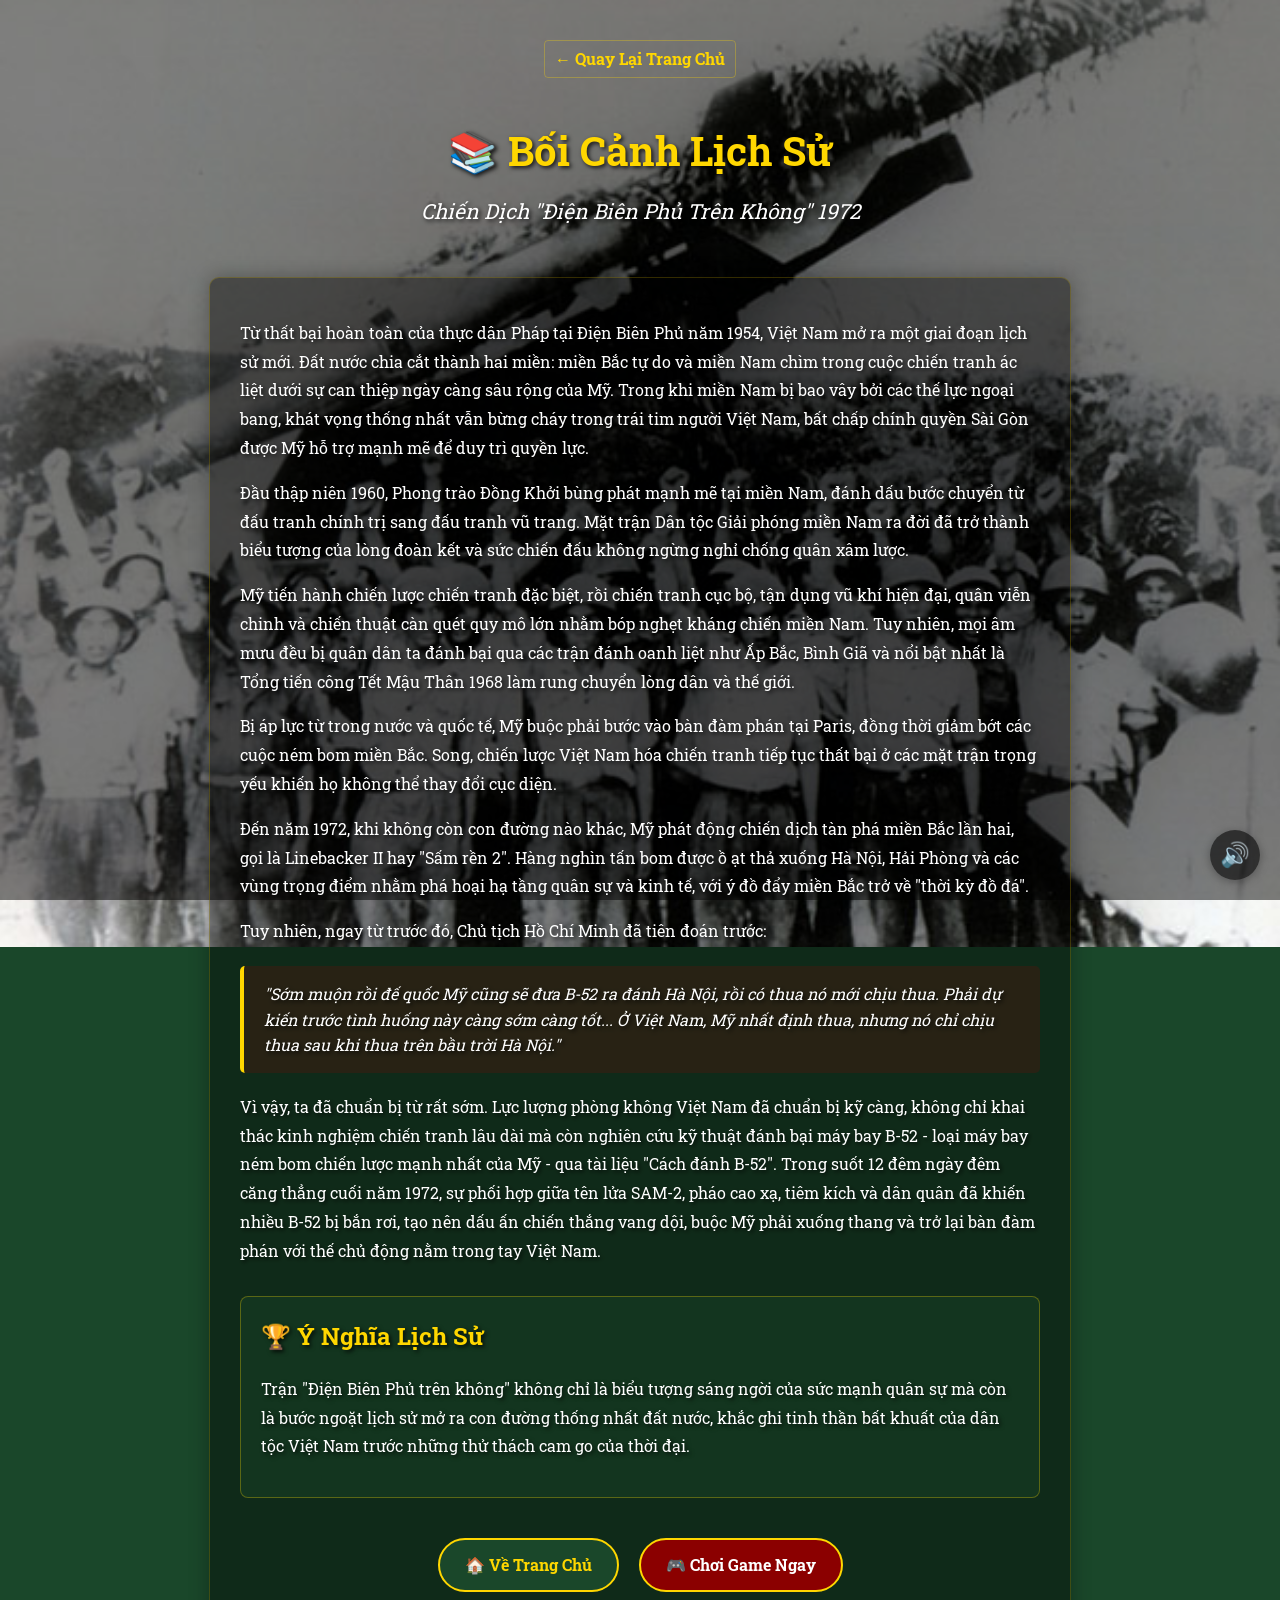
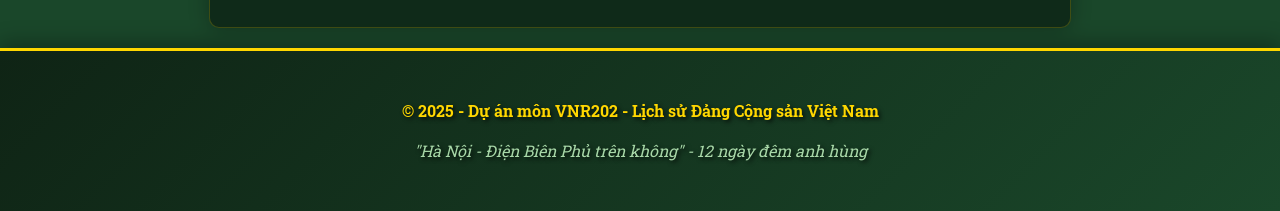
<file: boi-canh-lich-su.html>
<!DOCTYPE html>
<html lang="vi">

<head>
    <meta charset="UTF-8">
    <meta name="viewport" content="width=device-width, initial-scale=1.0">
    <title>Bối Cảnh Lịch Sử - Điện Biên Phủ Trên Không</title>
    <link rel="stylesheet" href="dien-bien-phu-game/css/exact-history.css">
    <link rel="preconnect" href="https://fonts.googleapis.com">
    <link rel="preconnect" href="https://fonts.gstatic.com" crossorigin>
    <link href="https://fonts.googleapis.com/css2?family=Roboto+Slab:wght@400;700&display=swap" rel="stylesheet">
</head>

<body class="history-page">
    <div class="history-page">
        <div class="container">
            <!-- Header -->
            <header class="history-header">
                <div class="back-button">
                    <a href="index.html" class="btn-back">
                        ← Quay Lại Trang Chủ
                    </a>
                </div>
                <h1 class="history-title">
                    📚 Bối Cảnh Lịch Sử
                </h1>
                <p class="history-subtitle">Chiến Dịch "Điện Biên Phủ Trên Không" 1972</p>
            </header>

            <!-- Content -->
            <div class="history-content">
                <div class="content-wrapper">
                    <p>Từ thất bại hoàn toàn của thực dân Pháp tại Điện Biên Phủ năm 1954, Việt Nam mở ra một giai đoạn lịch sử mới. Đất nước chia cắt thành hai miền: miền Bắc tự do và miền Nam chìm trong cuộc chiến tranh ác liệt dưới sự can thiệp ngày càng sâu rộng của Mỹ. Trong khi miền Nam bị bao vây bởi các thế lực ngoại bang, khát vọng thống nhất vẫn bừng cháy trong trái tim người Việt Nam, bất chấp chính quyền Sài Gòn được Mỹ hỗ trợ mạnh mẽ để duy trì quyền lực.</p>
                    
                    <p>Đầu thập niên 1960, Phong trào Đồng Khởi bùng phát mạnh mẽ tại miền Nam, đánh dấu bước chuyển từ đấu tranh chính trị sang đấu tranh vũ trang. Mặt trận Dân tộc Giải phóng miền Nam ra đời đã trở thành biểu tượng của lòng đoàn kết và sức chiến đấu không ngừng nghỉ chống quân xâm lược.</p>
                    
                    <p>Mỹ tiến hành chiến lược chiến tranh đặc biệt, rồi chiến tranh cục bộ, tận dụng vũ khí hiện đại, quân viễn chinh và chiến thuật càn quét quy mô lớn nhằm bóp nghẹt kháng chiến miền Nam. Tuy nhiên, mọi âm mưu đều bị quân dân ta đánh bại qua các trận đánh oanh liệt như Ấp Bắc, Bình Giã và nổi bật nhất là Tổng tiến công Tết Mậu Thân 1968 làm rung chuyển lòng dân và thế giới.</p>
                    
                    <p>Bị áp lực từ trong nước và quốc tế, Mỹ buộc phải bước vào bàn đàm phán tại Paris, đồng thời giảm bớt các cuộc ném bom miền Bắc. Song, chiến lược Việt Nam hóa chiến tranh tiếp tục thất bại ở các mặt trận trọng yếu khiến họ không thể thay đổi cục diện.</p>
                    
                    <p>Đến năm 1972, khi không còn con đường nào khác, Mỹ phát động chiến dịch tàn phá miền Bắc lần hai, gọi là Linebacker II hay "Sấm rền 2". Hàng nghìn tấn bom được ồ ạt thả xuống Hà Nội, Hải Phòng và các vùng trọng điểm nhằm phá hoại hạ tầng quân sự và kinh tế, với ý đồ đẩy miền Bắc trở về "thời kỳ đồ đá".</p>
                    
                    <p>Tuy nhiên, ngay từ trước đó, Chủ tịch Hồ Chí Minh đã tiên đoán trước:</p>
                    
                    <blockquote class="ho-chi-minh-quote">
                        "Sớm muộn rồi đế quốc Mỹ cũng sẽ đưa B-52 ra đánh Hà Nội, rồi có thua nó mới chịu thua. Phải dự kiến trước tình huống này càng sớm càng tốt... Ở Việt Nam, Mỹ nhất định thua, nhưng nó chỉ chịu thua sau khi thua trên bầu trời Hà Nội."
                    </blockquote>
                    
                    <p>Vì vậy, ta đã chuẩn bị từ rất sớm. Lực lượng phòng không Việt Nam đã chuẩn bị kỹ càng, không chỉ khai thác kinh nghiệm chiến tranh lâu dài mà còn nghiên cứu kỹ thuật đánh bại máy bay B-52 - loại máy bay ném bom chiến lược mạnh nhất của Mỹ - qua tài liệu "Cách đánh B-52". Trong suốt 12 đêm ngày đêm căng thẳng cuối năm 1972, sự phối hợp giữa tên lửa SAM-2, pháo cao xạ, tiêm kích và dân quân đã khiến nhiều B-52 bị bắn rơi, tạo nên dấu ấn chiến thắng vang dội, buộc Mỹ phải xuống thang và trở lại bàn đàm phán với thế chủ động nằm trong tay Việt Nam.</p>
                    
                    <div class="conclusion-section">
                        <h2>🏆 Ý Nghĩa Lịch Sử</h2>
                        <p class="conclusion">Trận "Điện Biên Phủ trên không" không chỉ là biểu tượng sáng ngời của sức mạnh quân sự mà còn là bước ngoặt lịch sử mở ra con đường thống nhất đất nước, khắc ghi tinh thần bất khuất của dân tộc Việt Nam trước những thử thách cam go của thời đại.</p>
                    </div>

                    <!-- Navigation -->
                    <div class="navigation-section">
                        <div class="nav-buttons">
                            <a href="index.html" class="nav-btn primary">
                                🏠 Về Trang Chủ
                            </a>
                            <a href="dien-bien-phu-game/game.html" class="nav-btn secondary">
                                🎮 Chơi Game Ngay
                            </a>
                        </div>
                    </div>
                </div>
            </div>
        </div>
        
        <footer class="main-footer">
            <div class="container">
                <p>&copy; 2025 - Dự án môn VNR202 - Lịch sử Đảng Cộng sản Việt Nam</p>
                <p>"Hà Nội - Điện Biên Phủ trên không" - 12 ngày đêm anh hùng</p>
            </div>
        </footer>
    </div>

    <div id="audioControl" class="audio-control-icon">
        <button id="narrationToggle" aria-label="Phát thuyết minh">
            <span id="audioIcon">🔊</span>
        </button>
    </div>

    <audio id="narrationAudio" preload="auto">
        <source src="dien-bien-phu-game/assets/audio/boi-canh-lich-su.mp3" type="audio/mpeg">
    </audio>
    
    <style>
        .audio-control-icon {
            position: fixed;
            bottom: 20px;
            right: 20px;
            z-index: 100;
        }
        
        .audio-control-icon button {
            width: 50px;
            height: 50px;
            border-radius: 50%;
            background-color: rgba(0, 0, 0, 0.6);
            border: none;
            color: white;
            font-size: 24px;
            cursor: pointer;
            display: flex;
            justify-content: center;
            align-items: center;
            box-shadow: 0 2px 10px rgba(0, 0, 0, 0.3);
            transition: all 0.3s ease;
        }
        
        .audio-control-icon button:hover {
            background-color: rgba(0, 0, 0, 0.8);
            transform: scale(1.05);
        }
    </style>

    <script>
    (function(){
        const btn = document.getElementById('narrationToggle');
        const audio = document.getElementById('narrationAudio');
        const audioIcon = document.getElementById('audioIcon');
        if(!btn || !audio || !audioIcon) return;
        let playing = false;
        audio.volume = 0.9;
        
        // Add event listeners for audio events
        audio.addEventListener('ended', function() {
            playing = false;
            audioIcon.textContent = '🔊';
        });
        
        audio.addEventListener('error', function(e) {
            console.error('Audio error:', e);
            audioIcon.textContent = '❌';
        });
        
        btn.addEventListener('click', async function(){
            try{
                if(!playing){
                    // Try to load the audio first
                    if (audio.readyState < 2) {
                        audio.load();
                        await new Promise((resolve, reject) => {
                            audio.addEventListener('canplaythrough', resolve, { once: true });
                            audio.addEventListener('error', reject, { once: true });
                        });
                    }
                    await audio.play();
                    playing = true;
                    audioIcon.textContent = '🔇';
                }else{
                    audio.pause();
                    playing = false;
                    audioIcon.textContent = '🔊';
                }
            }catch(e){ 
                console.log('Error playing audio:', e);
                audioIcon.textContent = '❌';
            }
        });
        // Pause on navigate away
        window.addEventListener('beforeunload', ()=>{ if(!audio.paused){ audio.pause(); }});
    })();
    </script>
</body>

</html>
</file>
<file: dien-bien-phu-game/css/style.css>
/* Reset và base styles */
* {
    margin: 0;
    padding: 0;
    box-sizing: border-box;
}

body {
    font-family: 'Roboto Slab', serif;
    background: linear-gradient(135deg, #1a472a 0%, #2d5a3d 100%);
    color: #ffffff;
    line-height: 1.6;
    overflow-x: hidden;
}

.container {
    max-width: 1200px;
    margin: 0 auto;
    padding: 0 20px;
}

/* Hero Section */
.hero-section {
    min-height: 100vh;
    background:
        radial-gradient(circle at 20% 50%, rgba(255, 215, 0, 0.1) 0%, transparent 50%),
        radial-gradient(circle at 80% 20%, rgba(255, 69, 0, 0.1) 0%, transparent 50%),
        linear-gradient(135deg, #1a472a 0%, #2d5a3d 100%);
    display: flex;
    flex-direction: column;
    justify-content: center;
    position: relative;
    padding: 40px 0;
}

.hero-section::before {
    content: '';
    position: absolute;
    top: 0;
    left: 0;
    right: 0;
    bottom: 0;
    background: url('data:image/svg+xml,<svg width="60" height="60" viewBox="0 0 60 60" xmlns="http://www.w3.org/2000/svg"><g fill="none" fill-rule="evenodd"><g fill="%23ffffff" fill-opacity="0.03"><circle cx="30" cy="30" r="2"/></g></svg>') repeat;
    pointer-events: none;
}

/* Header */
.main-header {
    text-align: center;
    margin-bottom: 60px;
    position: relative;
    z-index: 1;
}

.main-title {
    font-size: 3.5rem;
    font-weight: 700;
    text-shadow: 3px 3px 6px rgba(0, 0, 0, 0.5);
    margin-bottom: 20px;
    display: flex;
    flex-direction: column;
    align-items: center;
}

.title-line {
    background: linear-gradient(45deg, #ffd700, #ffed4e);
    -webkit-background-clip: text;
    -webkit-text-fill-color: transparent;
    background-clip: text;
    letter-spacing: 2px;
}

.subtitle {
    font-size: 1.5rem;
    color: #ffed4e;
    font-style: italic;
    margin-top: 10px;
}

.date-range {
    font-size: 1.2rem;
    color: #a8d8a8;
    font-weight: 600;
    border: 2px solid #ffd700;
    padding: 10px 20px;
    border-radius: 25px;
    display: inline-block;
    background: rgba(255, 215, 0, 0.1);
}

/* Intro Content */
.intro-content {
    display: grid;
    grid-template-columns: 1fr 1fr;
    gap: 60px;
    align-items: start;
    margin-bottom: 60px;
}

/* Stats Panel */
.stats-panel {
    background: rgba(255, 255, 255, 0.1);
    border-radius: 20px;
    padding: 30px;
    backdrop-filter: blur(10px);
    border: 2px solid rgba(255, 215, 0, 0.45);
    box-shadow: 0 10px 28px rgba(0, 0, 0, 0.3);
    transition: transform 0.25s ease, box-shadow 0.25s ease, border-color 0.25s ease;
    height: fit-content;
}

.stats-panel:hover {
    transform: translateY(-4px);
    border-color: #ffd700;
    box-shadow: 0 16px 40px rgba(255, 215, 0, 0.25);
}

.stats-panel h3 {
    color: #ffd700;
    font-size: 1.8rem;
    margin-bottom: 25px;
    text-align: center;
    text-shadow: 2px 2px 4px rgba(0, 0, 0, 0.5);
}

.achievement-stats {
    display: flex;
    flex-direction: column;
    gap: 15px;
    margin-bottom: 25px;
}

.stat-achievement {
    display: flex;
    align-items: center;
    gap: 15px;
    padding: 15px;
    background: rgba(255, 215, 0, 0.1);
    border-radius: 12px;
    border-left: 4px solid #ffd700;
    transition: all 0.3s ease;
    border: 1px solid rgba(255, 215, 0, 0.35);
    box-shadow: 0 4px 14px rgba(0, 0, 0, 0.15);
}

.stat-achievement:hover {
    background: rgba(255, 215, 0, 0.2);
    transform: translateX(5px);
    border-color: #ffd700;
    box-shadow: 0 8px 20px rgba(255, 215, 0, 0.25);
}

.stat-icon {
    font-size: 2rem;
    min-width: 50px;
    text-align: center;
    filter: drop-shadow(0 2px 4px rgba(255, 215, 0, 0.3));
}

.stat-info {
    flex: 1;
}

.stat-number {
    font-size: 1.8rem;
    font-weight: bold;
    color: #ffd700;
    line-height: 1.2;
    text-shadow: 1px 1px 2px rgba(0, 0, 0, 0.3);
}

.stat-label {
    color: #e0e0e0;
    font-size: 0.9rem;
    line-height: 1.3;
}

.historical-note {
    display: flex;
    gap: 12px;
    padding: 20px;
    background: rgba(255, 69, 0, 0.1);
    border-radius: 12px;
    border-left: 4px solid #ff4500;
}

.note-icon {
    font-size: 1.5rem;
    min-width: 30px;
    text-align: center;
    color: #ff4500;
}

.note-content {
    color: #f0f0f0;
    font-size: 0.9rem;
    line-height: 1.4;
}

.note-content strong {
    color: #ff6500;
    display: block;
    margin-bottom: 5px;
}

.intro-text h2 {
    font-size: 2.5rem;
    color: #ffd700;
    margin-bottom: 20px;
    text-shadow: 2px 2px 4px rgba(0, 0, 0, 0.5);
}

.quote {
    font-size: 1.5rem;
    font-style: italic;
    color: #ffed4e;
    margin-bottom: 10px;
    text-align: center;
    padding: 20px;
    border-left: 4px solid #ffd700;
    background: rgba(255, 215, 0, 0.1);
    border-radius: 0 15px 15px 0;
}

.quote-author {
    text-align: right;
    color: #a8d8a8;
    font-style: italic;
    margin-bottom: 30px;
    font-size: 1.1rem;
}

.description p {
    font-size: 1.1rem;
    color: #e0e0e0;
    margin-bottom: 30px;
    line-height: 1.8;
}

.features {
    display: grid;
    grid-template-columns: repeat(auto-fit, minmax(200px, 1fr));
    gap: 20px;
}

.feature {
    background: rgba(255, 255, 255, 0.1);
    padding: 20px;
    border-radius: 15px;
    text-align: center;
    backdrop-filter: blur(10px);
    border: 1px solid rgba(255, 215, 0, 0.45);
    box-shadow: 0 6px 18px rgba(0, 0, 0, 0.25);
    transition: all 0.3s ease;
}

.feature:hover {
    transform: translateY(-5px);
    background: rgba(255, 255, 255, 0.15);
    border-color: #ffd700;
    box-shadow: 0 12px 28px rgba(255, 215, 0, 0.2);
}

.feature h3 {
    color: #ffd700;
    margin-bottom: 10px;
    font-size: 1.2rem;
}

.feature p {
    color: #c0c0c0;
    font-size: 0.9rem;
}

/* Action Section */
.action-section {
    text-align: center;
    position: relative;
    z-index: 1;
}

.start-button {
    background: linear-gradient(45deg, #ffd700, #ffed4e);
    color: #1a472a;
    border: none;
    padding: 20px 40px;
    font-size: 1.3rem;
    font-weight: bold;
    border-radius: 50px;
    cursor: pointer;
    transition: all 0.3s ease;
    text-transform: uppercase;
    letter-spacing: 1px;
    box-shadow: 0 10px 30px rgba(255, 215, 0, 0.3);
    margin-bottom: 40px;
}

.start-button:hover {
    transform: translateY(-3px);
    box-shadow: 0 15px 40px rgba(255, 215, 0, 0.4);
    background: linear-gradient(45deg, #ffed4e, #ffd700);
}

.progress-info {
    max-width: 400px;
    margin: 0 auto;
    background: rgba(0, 0, 0, 0.35);
    border: 1px solid rgba(255, 215, 0, 0.35);
    border-radius: 14px;
    padding: 16px 18px;
    backdrop-filter: blur(8px);
    box-shadow: 0 6px 20px rgba(0, 0, 0, 0.25);
}

.progress-info p {
    color: #a8d8a8;
    margin-bottom: 15px;
    font-size: 1.1rem;
}

.progress-bar {
    background: rgba(31, 238, 31, 0.678);
    height: 14px;
    border-radius: 7px;
    overflow: hidden;
    border: 1px solid rgba(255, 215, 0, 0.3);
}

.progress-fill {
    background: linear-gradient(90deg, #ffd700, #ffed4e);
    height: 100%;
    width: 0%;
    transition: width 0.8s ease;
    border-radius: 7px;
    display: block;
    box-shadow: inset 0 0 2px rgb(0, 255, 21), 0 0 6px rgba(255, 217, 0, 0.651);
}

/* Damage Statistics Section */
.damage-section {
    padding: 80px 0;
    background: linear-gradient(135deg, #2d1b1b 0%, #4a2c2c 100%);
    position: relative;
}

.damage-section::before {
    content: '';
    position: absolute;
    top: 0;
    left: 0;
    right: 0;
    bottom: 0;
    background: url('data:image/svg+xml,<svg width="40" height="40" viewBox="0 0 40 40" xmlns="http://www.w3.org/2000/svg"><g fill="none" fill-rule="evenodd"><g fill="%23ff0000" fill-opacity="0.05"><polygon points="20,1 4,7 4,20 20,40 36,20 36,7"/></g></svg>') repeat;
    pointer-events: none;
}

.damage-section h2 {
    text-align: center;
    font-size: 2.5rem;
    margin-bottom: 60px;
    color: #ff6b6b;
    position: relative;
    z-index: 1;
    text-shadow: 2px 2px 4px rgba(0, 0, 0, 0.5);
}

.damage-grid {
    display: grid;
    grid-template-columns: 1fr 1fr;
    gap: 40px;
    margin-bottom: 60px;
    position: relative;
    z-index: 1;
}

.damage-card {
    background: rgba(255, 255, 255, 0.1);
    border-radius: 20px;
    padding: 30px;
    backdrop-filter: blur(10px);
    border: 2px solid rgba(255, 107, 107, 0.55);
    box-shadow: 0 10px 28px rgba(0, 0, 0, 0.35);
    transition: transform 0.25s ease, box-shadow 0.25s ease, border-color 0.25s ease;
}

.enemy-losses {
    border-left: 6px solid #ff4444;
}

.vietnam-impact {
    border-left: 6px solid #ffaa44;
}

.damage-card:hover {
    transform: translateY(-6px);
    border-color: #ff6b6b;
    box-shadow: 0 16px 40px rgba(255, 107, 107, 0.25);
}

.damage-card h3 {
    color: #ff6b6b;
    font-size: 1.6rem;
    margin-bottom: 25px;
    text-align: center;
    text-shadow: 1px 1px 2px rgba(0, 0, 0, 0.3);
}

.damage-stats {
    display: flex;
    flex-direction: column;
    gap: 20px;
}

.damage-item {
    display: flex;
    align-items: center;
    gap: 15px;
    padding: 15px;
    background: rgba(255, 107, 107, 0.1);
    border-radius: 12px;
    border-left: 4px solid #ff6b6b;
    transition: background 0.2s ease, transform 0.2s ease;
}

.damage-item:hover {
    background: rgba(255, 107, 107, 0.18);
    transform: translateX(4px);
}

.damage-number {
    font-size: 2.2rem;
    font-weight: bold;
    color: #ff4444;
    min-width: 80px;
    text-shadow: 1px 1px 2px rgba(0, 0, 0, 0.3);
}

.damage-label {
    color: #f0f0f0;
    font-size: 1.1rem;
    flex: 1;
}

.damage-breakdown {
    background: rgba(0, 0, 0, 0.2);
    padding: 15px;
    border-radius: 10px;
    margin-top: 10px;
    border: 1px solid rgba(255, 107, 107, 0.25);
}

.breakdown-item {
    color: #e0e0e0;
    padding: 5px 0;
    border-bottom: 1px solid rgba(255, 107, 107, 0.25);
    font-size: 0.95rem;
}

.breakdown-item:last-child {
    border-bottom: none;
}

.breakdown-item small {
    color: #ffaaaa;
    font-style: italic;
}

.casualties {
    border-left-color: #ff8888;
    background: rgba(255, 136, 136, 0.1);
}

.infrastructure-damage {
    background: rgba(255, 170, 68, 0.1);
    padding: 20px;
    border-radius: 12px;
    border-left: 4px solid #ffaa44;
    border: 1px solid rgba(255, 170, 68, 0.35);
}

.infrastructure-damage h4 {
    color: #ffaa44;
    margin-bottom: 15px;
    font-size: 1.1rem;
}

.damage-list {
    display: grid;
    gap: 8px;
}

.damage-list div {
    color: #f0f0f0;
    font-size: 0.9rem;
    padding: 5px 0;
    border-bottom: 1px solid rgba(255, 170, 68, 0.25);
}

.damage-list div:last-child {
    border-bottom: none;
}

/* Bombing Intensity */
.bombing-intensity {
    position: relative;
    z-index: 1;
}

.bombing-intensity h3 {
    text-align: center;
    font-size: 2rem;
    margin-bottom: 40px;
    color: #ff6b6b;
}

.intensity-comparison {
    display: grid;
    grid-template-columns: repeat(auto-fit, minmax(300px, 1fr));
    gap: 30px;
}

.intensity-item {
    display: flex;
    align-items: center;
    gap: 20px;
    padding: 25px;
    background: rgba(255, 255, 255, 0.1);
    border-radius: 15px;
    backdrop-filter: blur(10px);
    border: 2px solid rgba(255, 107, 107, 0.45);
    box-shadow: 0 8px 22px rgba(0, 0, 0, 0.25);
    transition: all 0.3s ease;
}

.intensity-item:hover {
    transform: translateY(-5px);
    border-color: #ff6b6b;
    box-shadow: 0 15px 30px rgba(255, 107, 107, 0.25);
}

.intensity-icon {
    font-size: 3rem;
    min-width: 60px;
    text-align: center;
}

.intensity-info {
    flex: 1;
}

.intensity-number {
    font-size: 2.5rem;
    font-weight: bold;
    color: #ff4444;
    line-height: 1;
    text-shadow: 2px 2px 4px rgba(0, 0, 0, 0.3);
}

.intensity-label {
    color: #f0f0f0;
    font-size: 1.1rem;
    margin-bottom: 5px;
}

.intensity-note {
    color: #cccccc;
    font-size: 0.9rem;
    font-style: italic;
}

/* Timeline Section */
.timeline-section {
    padding: 80px 0;
    background: rgba(0, 0, 0, 0.2);
    position: relative;
}

.timeline-section h2 {
    text-align: center;
    font-size: 2.5rem;
    margin-bottom: 60px;
    color: #ffd700;
    text-shadow: 2px 2px 4px rgba(0, 0, 0, 0.5);
}

.timeline {
    position: relative;
    max-width: 800px;
    margin: 0 auto;
}

.timeline::before {
    content: '';
    position: absolute;
    width: 4px;
    background: linear-gradient(to bottom, #ffd700, #ffed4e);
    top: 0;
    bottom: 0;
    left: 50%;
    margin-left: -2px;
}

.timeline-item {
    padding: 10px 40px;
    position: relative;
    background-color: inherit;
    width: 50%;
}

.timeline-item::after {
    content: '';
    position: absolute;
    width: 20px;
    height: 20px;
    right: -10px;
    background: #ffd700;
    border: 4px solid #ffffff;
    top: 15px;
    border-radius: 50%;
    z-index: 1;
}

.timeline-item:nth-child(even) {
    left: 50%;
}

.timeline-item:nth-child(even)::after {
    left: -10px;
}

.timeline-content {
    padding: 20px 30px;
    background: rgba(255, 255, 255, 0.1);
    border-radius: 15px;
    position: relative;
    backdrop-filter: blur(10px);
    border: 1px solid rgba(255, 215, 0, 0.45);
    cursor: pointer;
    transition: all 0.3s ease;
}

.timeline-content:hover {
    background: rgba(255, 255, 255, 0.15);
    border-color: #ffd700;
    transform: translateY(-5px);
    box-shadow: 0 10px 26px rgba(255, 215, 0, 0.2);
}

.timeline-date {
    background: #ffd700;
    color: #1a472a;
    padding: 5px 15px;
    border-radius: 20px;
    font-weight: bold;
    font-size: 0.9rem;
    display: inline-block;
    margin-bottom: 10px;
}

/* Override for new format: make the date text red while keeping pill background subtle */
.timeline-content .timeline-date {
    background: rgba(255, 0, 0, 0.08);
    border: 1px solid rgba(255, 0, 0, 0.35);
    color: #ff4d4d;
}

.timeline-title {
    color: #ffd700;
    margin-bottom: 10px;
    font-size: 1.2rem;
    font-weight: bold;
}

.timeline-desc {
    color: #e0e0e0;
    line-height: 1.6;
    margin-bottom: 10px;
}

.timeline-status {
    font-size: 0.9rem;
    padding: 5px 10px;
    border-radius: 15px;
    font-weight: bold;
}

.timeline-status-container {
    display: flex;
    align-items: center;
    gap: 12px;
    flex-wrap: nowrap;
    justify-content: flex-start;
}

.detail-btn {
    background: rgba(65, 105, 225, 0.4);
    color: #87CEEB;
    border: 1px solid rgba(65, 105, 225, 0.6);
    padding: 5px 12px;
    border-radius: 15px;
    font-size: 0.9rem;
    font-weight: bold;
    cursor: pointer;
    transition: all 0.3s ease;
    white-space: nowrap;
    flex-shrink: 0;
    box-shadow: 0 1px 3px rgba(0, 0, 0, 0.2);
}

.detail-btn:hover {
    background: rgba(65, 105, 225, 0.6);
    color: #ffffff;
    transform: translateY(-1px);
    box-shadow: 0 3px 8px rgba(65, 105, 225, 0.4);
}

.status-locked {
    background: rgba(128, 128, 128, 0.3);
    color: #ccc;
}

.status-available {
    background: rgba(255, 215, 0, 0.3);
    color: #ffd700;
}

.status-completed {
    background: rgba(34, 139, 34, 0.4);
    color: #90EE90;
    box-shadow: 0 1px 3px rgba(0, 0, 0, 0.2);
}

/* Action Buttons Container */
.action-buttons {
    display: flex;
    gap: 18px;
    justify-content: center;
    flex-wrap: wrap;
    margin-bottom: 30px;
}

/* Common button styles for all buttons */
.history-button,
.video-button,
.start-button {
    padding: 15px 25px;
    font-size: 16px;
    font-weight: bold;
    border-radius: 50px;
    cursor: pointer;
    transition: all 0.3s ease;
    font-family: 'Roboto Slab', serif;
    position: relative;
    overflow: hidden;
    text-decoration: none;
    display: inline-block;
    text-align: center;
    min-width: 220px; /* Cùng kích thước tối thiểu */
    max-width: 220px; /* Cùng kích thước tối đa */
    height: 60px; /* Cùng chiều cao */
    line-height: 30px; /* Căn giữa text theo chiều dọc */
    border: none;
    box-sizing: border-box;
}

/* History Button - Now as link */
.history-button {
    background: linear-gradient(135deg, #8B4513 0%, #A0522D 50%, #CD853F 100%);
    color: white;
    box-shadow: 0 4px 15px rgba(139, 69, 19, 0.3);
}

.history-button:hover {
    transform: translateY(-3px);
    box-shadow: 0 8px 25px rgba(139, 69, 19, 0.4);
    background: linear-gradient(135deg, #A0522D 0%, #CD853F 50%, #DEB887 100%);
    color: white;
    text-decoration: none;
}

.history-button:active {
    transform: translateY(-1px);
}

/* Video Button */
.video-button {
    background: linear-gradient(135deg, #FF0000 0%, #CC0000 50%, #990000 100%);
    color: white;
    box-shadow: 0 4px 15px rgba(255, 0, 0, 0.3);
    text-decoration: none;
    display: inline-flex;
    align-items: center;
    justify-content: center;
    padding: 15px 25px;
    border-radius: 25px;
    font-weight: 700;
    font-size: 16px;
    transition: all 0.3s ease;
    border: none;
    cursor: pointer;
    min-width: 240px;
    box-sizing: border-box;
}

.video-button:hover {
    transform: translateY(-3px);
    box-shadow: 0 8px 25px rgba(255, 0, 0, 0.4);
    background: linear-gradient(135deg, #FF4444 0%, #FF0000 50%, #CC0000 100%);
    color: white;
    text-decoration: none;
}

.video-button:active {
    transform: translateY(-1px);
}

/* Start Button */
.start-button {
    background: linear-gradient(135deg, #FFD700 0%, #FFA500 50%, #FF8C00 100%);
    color: #1a472a;
    box-shadow: 0 4px 15px rgba(255, 215, 0, 0.3);
}

.start-button:hover {
    transform: translateY(-3px);
    box-shadow: 0 8px 25px rgba(255, 215, 0, 0.4);
    background: linear-gradient(135deg, #FFA500 0%, #FF8C00 50%, #FF7F50 100%);
}

.start-button:active {
    transform: translateY(-1px);
}

/* History Page Styles */
.history-page {
    min-height: 100vh;
    background: linear-gradient(135deg, #1a472a 0%, #2d5a3d 100%);
    padding: 40px 0;
}

.history-header {
    text-align: center;
    margin-bottom: 50px;
    position: relative;
}

.back-button {
    position: absolute;
    left: 0;
    top: 0;
}

.btn-back {
    background: linear-gradient(135deg, #666 0%, #888 100%);
    color: white;
    text-decoration: none;
    padding: 12px 24px;
    border-radius: 25px;
    font-weight: bold;
    transition: all 0.3s ease;
    box-shadow: 0 4px 15px rgba(0, 0, 0, 0.2);
}

.btn-back:hover {
    background: linear-gradient(135deg, #888 0%, #aaa 100%);
    transform: translateY(-2px);
    box-shadow: 0 6px 20px rgba(0, 0, 0, 0.3);
    color: white;
    text-decoration: none;
}

.history-title {
    font-size: 48px;
    font-weight: bold;
    color: #FFD700;
    margin-bottom: 15px;
    text-shadow: 2px 2px 4px rgba(0, 0, 0, 0.5);
}

.history-subtitle {
    font-size: 24px;
    color: white;
    font-style: italic;
    margin-bottom: 0;
}

.history-content {
    max-width: 900px;
    margin: 0 auto;
    background: rgba(255, 255, 255, 0.1);
    border-radius: 20px;
    padding: 40px;
    backdrop-filter: blur(10px);
    box-shadow: 0 10px 30px rgba(0, 0, 0, 0.3);
}

.content-wrapper {
    color: white;
    line-height: 1.8;
    font-size: 16px;
}

.content-wrapper p {
    margin-bottom: 25px;
    text-align: justify;
    text-indent: 0; /* Bỏ thụt đầu dòng */
}

.ho-chi-minh-quote {
    background: linear-gradient(135deg, rgba(255, 215, 0, 0.2) 0%, rgba(255, 215, 0, 0.1) 100%);
    border-left: 5px solid #FFD700;
    margin: 30px 0;
    padding: 25px;
    border-radius: 0 15px 15px 0;
    font-style: italic;
    font-size: 18px;
    line-height: 1.6;
    position: relative;
    text-indent: 0;
    box-shadow: 0 5px 15px rgba(255, 215, 0, 0.2);
}

.ho-chi-minh-quote::before {
    content: '"';
    font-size: 60px;
    color: #FFD700;
    position: absolute;
    left: 15px;
    top: -10px;
    font-family: Georgia, serif;
}

.ho-chi-minh-quote::after {
    content: '"';
    font-size: 60px;
    color: #FFD700;
    position: absolute;
    right: 20px;
    bottom: -20px;
    font-family: Georgia, serif;
}

.conclusion-section {
    margin-top: 40px;
    text-align: center;
}

.conclusion-section h2 {
    color: #FFD700;
    font-size: 28px;
    margin-bottom: 20px;
}

.conclusion {
    background: linear-gradient(135deg, rgba(255, 69, 0, 0.2) 0%, rgba(255, 69, 0, 0.1) 100%);
    border: 3px solid #FF4500;
    border-radius: 15px;
    padding: 25px;
    margin-top: 30px;
    font-weight: bold;
    font-size: 18px;
    text-align: center;
    text-indent: 0;
    box-shadow: 0 5px 15px rgba(255, 69, 0, 0.2);
}

.navigation-section {
    margin-top: 50px;
    text-align: center;
}

.nav-buttons {
    display: flex;
    gap: 20px;
    justify-content: center;
    flex-wrap: wrap;
}

.nav-btn {
    padding: 15px 30px;
    border-radius: 50px;
    font-size: 18px;
    font-weight: bold;
    text-decoration: none;
    transition: all 0.3s ease;
    box-shadow: 0 4px 15px rgba(0, 0, 0, 0.2);
    font-family: 'Roboto Slab', serif;
    min-width: 180px;
    text-align: center;
}

.nav-btn.primary {
    background: linear-gradient(135deg, #2563eb 0%, #3b82f6 50%, #60a5fa 100%);
    color: white;
}

.nav-btn.primary:hover {
    background: linear-gradient(135deg, #3b82f6 0%, #60a5fa 50%, #93c5fd 100%);
    transform: translateY(-3px);
    box-shadow: 0 8px 25px rgba(37, 99, 235, 0.4);
    color: white;
    text-decoration: none;
}

.nav-btn.secondary {
    background: linear-gradient(135deg, #dc2626 0%, #ef4444 50%, #f87171 100%);
    color: white;
}

.nav-btn.secondary:hover {
    background: linear-gradient(135deg, #ef4444 0%, #f87171 50%, #fca5a5 100%);
    transform: translateY(-3px);
    box-shadow: 0 8px 25px rgba(220, 38, 38, 0.4);
    color: white;
    text-decoration: none;
}

/* BUTTON SIZE FIX - Override to ensure equal button sizes */
.action-buttons .history-button,
.action-buttons .video-button,
.action-buttons .start-button {
    width: 240px !important;
    min-width: 240px !important;
    max-width: 240px !important;
    height: 60px !important;
    padding: 15px 20px !important;
    font-size: 16px !important;
    font-weight: bold !important;
    border-radius: 50px !important;
    display: inline-block !important;
    text-align: center !important;
    line-height: 30px !important;
    box-sizing: border-box !important;
    border: none !important;
    text-decoration: none !important;
    cursor: pointer !important;
    transition: all 0.3s ease !important;
    font-family: 'Roboto Slab', serif !important;
}

.action-buttons .history-button {
    background: linear-gradient(135deg, #8B4513 0%, #A0522D 50%, #CD853F 100%) !important;
    color: white !important;
    box-shadow: 0 4px 15px rgba(139, 69, 19, 0.3) !important;
}

.action-buttons .start-button {
    background: linear-gradient(135deg, #FFD700 0%, #FFA500 50%, #FF8C00 100%) !important;
    color: #1a472a !important;
    box-shadow: 0 4px 15px rgba(255, 215, 0, 0.3) !important;
    text-transform: none !important;
    letter-spacing: normal !important;
    margin-bottom: 0 !important;
}

.action-buttons .history-button:hover {
    transform: translateY(-3px) !important;
    box-shadow: 0 8px 25px rgba(139, 69, 19, 0.4) !important;
    background: linear-gradient(135deg, #A0522D 0%, #CD853F 50%, #DEB887 100%) !important;
    color: white !important;
    text-decoration: none !important;
}

.action-buttons .start-button:hover {
    transform: translateY(-3px) !important;
    box-shadow: 0 8px 25px rgba(255, 215, 0, 0.4) !important;
    background: linear-gradient(135deg, #FFA500 0%, #FF8C00 50%, #FF7F50 100%) !important;
}

/* History Page Styles */

.music-btn.muted:hover {
    background: linear-gradient(135deg, #888 0%, #aaa 100%);
    border-color: #ddd;
}

.music-icon {
    font-size: 16px;
    line-height: 1;
}

.music-text {
    font-size: 12px;
    text-transform: uppercase;
    letter-spacing: 0.5px;
}

/* Responsive */
@media (max-width: 768px) {
    .history-header {
        margin-bottom: 30px;
    }
    
    .back-button {
        position: static;
        margin-bottom: 20px;
    }
    
    .history-title {
        font-size: 36px;
    }
    
    .history-subtitle {
        font-size: 18px;
    }
    
    .history-content {
        padding: 25px;
        margin: 0 15px;
    }
    
    .content-wrapper {
        font-size: 15px;
    }
    
    .action-buttons,
    .nav-buttons {
        flex-direction: column;
        align-items: center;
    }
    
    
    .history-button,
    .video-button,
    .start-button,
    .nav-btn {
        width: 100%;
        max-width: 300px;
    }
}

/* Modal Styles */
.modal {
    display: none;
    position: fixed;
    z-index: 1000;
    left: 0;
    top: 0;
    width: 100%;
    height: 100%;
    background-color: rgba(0, 0, 0, 0.8);
    backdrop-filter: blur(5px);
    animation: fadeIn 0.3s ease;
}

@keyframes fadeIn {
    from { opacity: 0; }
    to { opacity: 1; }
}

.modal-content {
    background: linear-gradient(135deg, #1a472a 0%, #2d5a3d 100%);
    margin: 2% auto;
    padding: 0;
    border: none;
    border-radius: 15px;
    width: 90%;
    max-width: 800px;
    max-height: 90vh;
    overflow-y: auto;
    box-shadow: 0 20px 60px rgba(0, 0, 0, 0.5);
    animation: slideIn 0.3s ease;
}

@keyframes slideIn {
    from {
        transform: translateY(-50px);
        opacity: 0;
    }
    to {
        transform: translateY(0);
        opacity: 1;
    }
}

.modal-header {
    background: linear-gradient(135deg, #8B4513 0%, #A0522D 100%);
    padding: 20px 30px;
    border-radius: 15px 15px 0 0;
    display: flex;
    justify-content: space-between;
    align-items: center;
    border-bottom: 3px solid #FFD700;
}

.modal-header h2 {
    color: white;
    margin: 0;
    font-size: 24px;
    font-weight: bold;
}

.close {
    color: white;
    font-size: 32px;
    font-weight: bold;
    cursor: pointer;
    transition: all 0.2s ease;
    padding: 0 5px;
    line-height: 1;
}

.close:hover {
    color: #FFD700;
    transform: scale(1.1);
}

.modal-body {
    padding: 30px;
    color: white;
}

.history-content {
    line-height: 1.8;
    font-size: 16px;
}

.history-content p {
    margin-bottom: 20px;
    text-align: justify;
    text-indent: 0; /* Bỏ thụt đầu dòng */
}

.ho-chi-minh-quote {
    background: linear-gradient(135deg, rgba(255, 215, 0, 0.1) 0%, rgba(255, 215, 0, 0.05) 100%);
    border-left: 4px solid #FFD700;
    margin: 25px 0;
    padding: 20px;
    border-radius: 0 10px 10px 0;
    font-style: italic;
    font-size: 17px;
    line-height: 1.6;
    position: relative;
    text-indent: 0;
}

.ho-chi-minh-quote::before {
    content: '"';
    font-size: 48px;
    color: #FFD700;
    position: absolute;
    left: 10px;
    top: -5px;
    font-family: Georgia, serif;
}

.ho-chi-minh-quote::after {
    content: '"';
    font-size: 48px;
    color: #FFD700;
    position: absolute;
    right: 15px;
    bottom: -15px;
    font-family: Georgia, serif;
}

.conclusion {
    background: linear-gradient(135deg, rgba(255, 69, 0, 0.1) 0%, rgba(255, 69, 0, 0.05) 100%);
    border: 2px solid #FF4500;
    border-radius: 10px;
    padding: 20px;
    margin-top: 30px;
    font-weight: bold;
    font-size: 17px;
    text-align: center;
    text-indent: 0;
}

/* Footer Styles */
.main-footer {
    background: linear-gradient(135deg, #0f2415 0%, #1a472a 100%);
    color: white;
    text-align: center;
    padding: 40px 0;
    margin-top: 60px;
    border-top: 3px solid #FFD700;
    box-shadow: 0 -5px 20px rgba(0, 0, 0, 0.3);
}

.main-footer .container {
    max-width: 1200px;
    margin: 0 auto;
    padding: 0 20px;
}

.main-footer p {
    margin: 8px 0;
    font-size: 16px;
    line-height: 1.5;
}

.main-footer p:first-child {
    font-weight: bold;
    color: #FFD700;
}

.main-footer p:last-child {
    font-style: italic;
    color: #a8d8a8;
}

/* Responsive Footer */
@media (max-width: 768px) {
    .main-footer {
        padding: 30px 0;
        margin-top: 40px;
    }
    
    .main-footer p {
        font-size: 14px;
    }
}
</file>
<file: dien-bien-phu-game/css/backgrounds.css>
/* Background Management CSS */
/* Đây là file CSS chuyên dụng để quản lý background cho tất cả các trang */

/* ========================================
   BACKGROUND CONFIGURATION
   ======================================== */

/* Base background mixin để tái sử dụng */
.page-background {
    background-size: cover;
    background-position: center;
    background-repeat: no-repeat;
    background-attachment: fixed;
    min-height: 100vh;
}

/* Mobile optimization - fixed attachment có thể gây lag trên mobile */
@media (max-width: 768px) {
    .page-background {
        background-attachment: scroll;
    }
}

/* ========================================
   HOME PAGE BACKGROUND
   ======================================== */
.home-page {
    background-image: url('home-bg.jpg') !important;
    background-size: cover !important;
    background-position: center !important;
    background-repeat: no-repeat !important;
    background-attachment: fixed !important;
    background-color: #1a472a !important;
}

/* ========================================
   HISTORY PAGE BACKGROUND
   ======================================== */
.history-page {
    background-image: url('../assets/backgrounds/gia-tri-lich-su-cua-chien-thang-dien-bien-phu-tren-khong-24-.1632.jpg') !important;
    background-size: cover !important;
    background-position: center !important;
    background-repeat: no-repeat !important;
    background-attachment: fixed !important;
    background-color: #2c3e50 !important;
}

/* Apply background to all sections on home page */
.home-page .hero-section,
.home-page .damage-section,
.home-page section,
.home-page div {
    background: transparent !important;
}

/* Đảm bảo toàn bộ page có cùng background */
.home-page * {
    background-color: transparent !important;
}

/* Override hero-section background for home page */
.home-page .hero-section {
    background: transparent !important;
}

/* ========================================
   DAY PAGES BACKGROUNDS  
   ======================================== */

/* Day 1 - Cuộc tấn công bất ngờ */
.day1-page {
    background-image: url('../assets/backgrounds/1.jpg'),
                      url('../assets/images/aircraft.png') !important;
    background-size: cover !important;
    background-position: center !important;
    background-repeat: no-repeat !important;
    background-attachment: fixed !important;
    background-color: #1a472a !important;
}

/* Day 2 - Phản ứng và chuẩn bị */  
.day2-page {
    background-image: url('../assets/backgrounds/2.jpg'),
                      url('../assets/images/bunker.png') !important;
    background-size: cover !important;
    background-position: center !important;
    background-repeat: no-repeat !important;
    background-attachment: fixed !important;
    background-color: #1a472a !important;
}

/* Day 3 - Trận đánh quyết liệt */
.day3-page {
    background-image: url('../assets/backgrounds/dbp2.jpg'),
                      url('../assets/images/F-4C.png') !important;
    background-size: cover !important;
    background-position: center !important;
    background-repeat: no-repeat !important;
    background-attachment: fixed !important;
    background-color: #1a472a !important;
}

/* Day 4 - Tổ chức phòng thủ */
.day4-page {
    background-image: url('../assets/backgrounds/4.jpg'),
                      url('../assets/images/trench.png') !important;
    background-size: cover !important;
    background-position: center !important;
    background-repeat: no-repeat !important;
    background-attachment: fixed !important;
    background-color: #1a472a !important;
}

/* Day 5 - Cuộc chiến ban đêm */
.day5-page {
    background-image: url('../assets/backgrounds/images.jpg'),
                      url('../assets/images/tent.png') !important;
    background-size: cover !important;
    background-position: center !important;
    background-repeat: no-repeat !important;
    background-attachment: fixed !important;
    background-color: #1a472a !important;
}

/* Day 6 - Phản công mạnh mẽ */
.day6-page {
    background-image: url("../assets/backgrounds/images (1).jpg"),
                      url('../assets/images/gun-barrel.png') !important;
    background-size: cover !important;
    background-position: center !important;
    background-repeat: no-repeat !important;
    background-attachment: fixed !important;
    background-color: #1a472a !important;
}

/* Day 7 - Chiến thuật mới */
.day7-page {
    background-image: url('../assets/backgrounds/a_07501607052023.jpg'),
                      url('../assets/images/gun-body.png') !important;
    background-size: cover !important;
    background-position: center !important;
    background-repeat: no-repeat !important;
    background-attachment: fixed !important;
    background-color: #1a472a !important;
}

/* Day 8 - Kiên cường bảo vệ */
.day8-page {
    background-image: url('../assets/backgrounds/dien-bien-phu-him lam.jpg'),
                      url('../assets/images/C-47.png') !important;
    background-size: cover !important;
    background-position: center !important;
    background-repeat: no-repeat !important;
    background-attachment: fixed !important;
    background-color: #1a472a !important;
}

/* Day 9 - Tấn công quyết định */
.day9-page {
    background-image: url('../assets/backgrounds/4073853798.png'),
                      url('../assets/images/background.png') !important;
    background-size: cover !important;
    background-position: center !important;
    background-repeat: no-repeat !important;
    background-attachment: fixed !important;
    background-color: #1a472a !important;
}

/* Day 10 - Chiến thắng gần kề */
.day10-page {
    background-image: url('../assets/backgrounds/4d880b818a006dc16ccf1f618f5a2570biphu752019mot.jpg'),
                      url('../assets/images/aircraft.png') !important;
    background-size: cover !important;
    background-position: center !important;
    background-repeat: no-repeat !important;
    background-attachment: fixed !important;
    background-color: #1a472a !important;
}

/* Day 11 - Thắng lợi vang dội */
.day11-page {
    background-image: url('../assets/backgrounds/gia-tri-lich-su-cua-chien-thang-dien-bien-phu-tren-khong-24-.1632.jpg'),
                      url('../assets/images/bunker.png') !important;
    background-size: cover !important;
    background-position: center !important;
    background-repeat: no-repeat !important;
    background-attachment: fixed !important;
    background-color: #1a472a !important;
}

/* Day 12 - Chiến thắng hoàn toàn */
.day12-page {
    background-image: url('../assets/backgrounds/vna_potal_50_nam_chien_thang_"ha_noi_-_dien_bien_phu_tren_khong"_121972_-_122022_chien_thang_cua_y_chi_va_ban_linh_viet_nam_stand.jpg'),
                      url('../assets/images/F-4C.png') !important;
    background-size: cover !important;
    background-position: center !important;
    background-repeat: no-repeat !important;
    background-attachment: fixed !important;
    background-color: #1a472a !important;
}

/* ========================================
   OVERLAY EFFECTS
   ======================================== */

/* Dark overlay để đảm bảo text dễ đọc */
.background-overlay::before {
    content: '';
    position: fixed;
    top: 0;
    left: 0;
    right: 0;
    bottom: 0;
    background: rgba(0, 0, 0, 0.4);
    pointer-events: none;
    z-index: -1;
}

/* Disable overlay cho home page để thấy rõ background */
.home-page.background-overlay::before {
    display: none;
}

/* Light overlay cho những hình quá tối */
.background-overlay-light::before {
    background: rgba(255, 255, 255, 0.1);
}

/* ========================================
   RESPONSIVE BACKGROUNDS
   ======================================== */

/* Tablet backgrounds */
@media (max-width: 1024px) {
    .page-background {
        background-size: cover;
        background-position: center top;
    }
}

/* Mobile backgrounds */
@media (max-width: 768px) {
    .page-background {
        background-size: cover;
        background-position: center center;
        background-attachment: scroll;
    }
}

/* ========================================
   ANIMATION EFFECTS (Optional)
   ======================================== */

/* Subtle zoom effect khi load trang */
.page-background-animated {
    animation: backgroundZoom 20s ease-in-out infinite alternate;
}

@keyframes backgroundZoom {
    0% {
        background-size: 100%;
    }
    100% {
        background-size: 110%;
    }
}

/* Parallax effect cho một số elements */
.parallax-element {
    transform: translateZ(0);
    will-change: transform;
}

/* ========================================
   UTILITY CLASSES
   ======================================== */

/* Class để áp dụng nhanh background cho specific pages */
.bg-war-scene { background-image: url('../assets/backgrounds/war-scene-1.jpg'); }
.bg-hanoi-night { background-image: url('../assets/backgrounds/hanoi-night-1.jpg'); }
.bg-aircraft-battle { background-image: url('../assets/backgrounds/aircraft-battle-1.jpg'); }
.bg-bunker-scene { background-image: url('../assets/backgrounds/bunker-scene.jpg'); }
.bg-explosion { background-image: url('../assets/backgrounds/explosion-scene.jpg'); }
.bg-victory { background-image: url('../assets/backgrounds/victory-scene.jpg'); }
</file>
<file: dien-bien-phu-game/css/simple-bg.css>
/* Background styling cho tất cả các pages */
body.home-page, 
body.day1-page, 
body.day2-page, 
body.day3-page, 
body.day4-page, 
body.day5-page, 
body.day6-page, 
body.day7-page, 
body.day8-page, 
body.day9-page, 
body.day10-page, 
body.day11-page, 
body.day12-page {
    background-image: url('home-bg.jpg');
    background-size: cover;
    background-position: center;
    background-repeat: no-repeat;
    background-attachment: fixed;
    position: relative;
}

/* History page has its own background - no override */
body.history-page {
    position: relative;
    background-size: cover;
    background-position: center;
    background-repeat: no-repeat;
    background-attachment: fixed;
}

/* Thêm overlay tối để làm ảnh tối màu cho day pages - KHÔNG bao gồm history */
body.home-page::before,
body.day1-page::before,
body.day2-page::before, 
body.day3-page::before, 
body.day4-page::before, 
body.day5-page::before, 
body.day6-page::before, 
body.day7-page::before, 
body.day8-page::before, 
body.day9-page::before, 
body.day10-page::before, 
body.day11-page::before, 
body.day12-page::before {
    content: '';
    position: fixed;
    top: 0;
    left: 0;
    right: 0;
    bottom: 0;
    background: rgba(0, 0, 0, 0.6); /* Overlay đen 60% - tối hơn */
    pointer-events: none;
    z-index: 1;
}

/* Đảm bảo content hiển thị trên overlay cho tất cả pages */
body.home-page > *,
body.day1-page > *,
body.day2-page > *, 
body.day3-page > *, 
body.day4-page > *, 
body.day5-page > *, 
body.day6-page > *, 
body.day7-page > *, 
body.day8-page > *, 
body.day9-page > *, 
body.day10-page > *, 
body.day11-page > *, 
body.day12-page > * {
    position: relative;
    z-index: 2;
}

/* Background transparent cho tất cả elements bên trong */
body.home-page *,
body.day1-page *,
body.day2-page *, 
body.day3-page *, 
body.day4-page *, 
body.day5-page *, 
body.day6-page *, 
body.day7-page *, 
body.day8-page *, 
body.day9-page *, 
body.day10-page *, 
body.day11-page *, 
body.day12-page * {
    background-color: transparent !important;
}

/* Background transparent cho sections */
body.home-page .hero-section,
body.home-page .damage-section,
body.home-page section,
body.day1-page .detail-container,
body.day1-page .detail-header,
body.day1-page .detail-content,
body.day1-page section,
body.day2-page .detail-container,
body.day2-page .detail-header,
body.day2-page .detail-content,
body.day2-page section,
body.day3-page .detail-container,
body.day3-page .detail-header,
body.day3-page .detail-content,
body.day3-page section,
body.day4-page .detail-container,
body.day4-page .detail-header,
body.day4-page .detail-content,
body.day4-page section,
body.day5-page .detail-container,
body.day5-page .detail-header,
body.day5-page .detail-content,
body.day5-page section,
body.day6-page .detail-container,
body.day6-page .detail-header,
body.day6-page .detail-content,
body.day6-page section,
body.day7-page .detail-container,
body.day7-page .detail-header,
body.day7-page .detail-content,
body.day7-page section,
body.day8-page .detail-container,
body.day8-page .detail-header,
body.day8-page .detail-content,
body.day8-page section,
body.day9-page .detail-container,
body.day9-page .detail-header,
body.day9-page .detail-content,
body.day9-page section,
body.day10-page .detail-container,
body.day10-page .detail-header,
body.day10-page .detail-content,
body.day10-page section,
body.day11-page .detail-container,
body.day11-page .detail-header,
body.day11-page .detail-content,
body.day11-page section,
body.day12-page .detail-container,
body.day12-page .detail-header,
body.day12-page .detail-content,
body.day12-page section {
    background: transparent !important;
}
</file>
<file: dien-bien-phu-game/css/gray-borders.css>
/* Enhanced Block Styling with Gray Borders */

/* Cải thiện quote block */
.intro-text .quote {
    background: rgba(128, 128, 128, 0.15) !important;
    border: 2px solid rgba(128, 128, 128, 0.4) !important;
    border-radius: 15px !important;
    padding: 20px !important;
    margin: 15px 0 !important;
    backdrop-filter: blur(8px) !important;
    box-shadow: 0 4px 15px rgba(0, 0, 0, 0.2) !important;
}

/* Cải thiện description block */
.description {
    background: rgba(128, 128, 128, 0.1) !important;
    border: 2px solid rgba(128, 128, 128, 0.3) !important;
    border-radius: 20px !important;
    padding: 25px !important;
    backdrop-filter: blur(10px) !important;
    box-shadow: 0 6px 20px rgba(0, 0, 0, 0.25) !important;
}

/* Cải thiện feature blocks */
.feature {
    background: rgba(128, 128, 128, 0.12) !important;
    border: 2px solid rgba(128, 128, 128, 0.4) !important;
    border-radius: 18px !important;
    padding: 25px !important;
    backdrop-filter: blur(12px) !important;
    box-shadow: 0 5px 18px rgba(0, 0, 0, 0.3) !important;
    transition: all 0.3s ease !important;
}

.feature:hover {
    transform: translateY(-8px) !important;
    background: rgba(128, 128, 128, 0.18) !important;
    border-color: rgba(169, 169, 169, 0.6) !important;
    box-shadow: 0 8px 25px rgba(0, 0, 0, 0.4) !important;
}

/* Cải thiện stats panel */
.stats-panel {
    background: rgba(128, 128, 128, 0.15) !important;
    border: 2px solid rgba(128, 128, 128, 0.4) !important;
    border-radius: 25px !important;
    padding: 30px !important;
    backdrop-filter: blur(15px) !important;
    box-shadow: 0 8px 25px rgba(0, 0, 0, 0.3) !important;
}

/* Cải thiện achievement stats */
.stat-achievement {
    background: rgba(128, 128, 128, 0.1) !important;
    border: 1px solid rgba(128, 128, 128, 0.3) !important;
    border-radius: 15px !important;
    padding: 18px !important;
    border-left: 4px solid #a9a9a9 !important;
    backdrop-filter: blur(8px) !important;
    box-shadow: 0 3px 12px rgba(0, 0, 0, 0.2) !important;
    transition: all 0.3s ease !important;
}

.stat-achievement:hover {
    background: rgba(128, 128, 128, 0.18) !important;
    transform: translateX(8px) !important;
    border-left-color: #d3d3d3 !important;
    box-shadow: 0 5px 20px rgba(0, 0, 0, 0.3) !important;
}

/* Cải thiện action buttons - chỉ áp dụng cho history button */
.history-button {
    background: rgba(128, 128, 128, 0.2) !important;
    border: 2px solid rgba(128, 128, 128, 0.5) !important;
    border-radius: 25px !important;
    padding: 15px 30px !important;
    backdrop-filter: blur(10px) !important;
    box-shadow: 0 4px 15px rgba(0, 0, 0, 0.25) !important;
    transition: all 0.3s ease !important;
}

.history-button:hover {
    background: rgba(128, 128, 128, 0.3) !important;
    border-color: rgba(169, 169, 169, 0.7) !important;
    transform: translateY(-3px) !important;
    box-shadow: 0 6px 20px rgba(0, 0, 0, 0.35) !important;
}

/* Video button giữ nguyên style cũ - không áp dụng gray styling */

/* Cải thiện date range */
.date-range {
    background: rgba(128, 128, 128, 0.15) !important;
    border: 2px solid rgba(128, 128, 128, 0.4) !important;
    border-radius: 30px !important;
    padding: 12px 25px !important;
    backdrop-filter: blur(10px) !important;
    box-shadow: 0 4px 15px rgba(0, 0, 0, 0.2) !important;
}

/* Cải thiện progress bar container */
.progress-info {
    background: rgba(128, 128, 128, 0.1) !important;
    border: 2px solid rgba(128, 128, 128, 0.3) !important;
    border-radius: 20px !important;
    padding: 20px !important;
    backdrop-filter: blur(8px) !important;
    box-shadow: 0 4px 15px rgba(0, 0, 0, 0.2) !important;
}

.progress-bar {
    background: rgba(128, 128, 128, 0.2) !important;
    border: 1px solid rgba(128, 128, 128, 0.4) !important;
    border-radius: 15px !important;
    overflow: hidden !important;
    box-shadow: inset 0 2px 8px rgba(0, 0, 0, 0.3) !important;
}
</file>
<file: dien-bien-phu-game/css/exact-history.css>
/* HISTORY PAGE - EXACT MATCH TO HOME */

/* RESET AND BASE */
html, body {
    margin: 0;
    padding: 0;
    height: 100%;
}

body {
    font-family: 'Roboto Slab', serif;
    color: #ffffff;
    line-height: 1.6;
}

/* BACKGROUND SETUP */
body.history-page {
    background-image: url('../assets/backgrounds/gia-tri-lich-su-cua-chien-thang-dien-bien-phu-tren-khong-24-.1632.jpg');
    background-size: cover;
    background-position: center;
    background-repeat: no-repeat;
    background-attachment: fixed;
    background-color: #1a472a;
    min-height: 100vh;
    position: relative;
}

/* Dark overlay to make background darker - like home page */
body.history-page::before {
    content: '';
    position: fixed;
    top: 0;
    left: 0;
    right: 0;
    bottom: 0;
    background: rgba(0, 0, 0, 0.5); /* Adjust opacity as needed */
    z-index: 0;
    pointer-events: none;
}

/* LAYOUT STRUCTURE - FLEXBOX */
body.history-page {
    display: flex;
    flex-direction: column;
}

body.history-page > .history-page {
    flex: 1;
    display: flex;
    flex-direction: column;
    position: relative;
    z-index: 1; /* Above the dark overlay */
}

/* TEXT STYLE */
body.history-page h1,
body.history-page h2,
body.history-page h3,
body.history-page p,
body.history-page blockquote {
    text-shadow: 2px 2px 4px rgba(0, 0, 0, 0.8);
}

body.history-page p {
    line-height: 1.8;
    margin-bottom: 16px;
}

/* HISTORY HEADER STYLING */
body.history-page .history-header {
    margin-bottom: 30px;
    padding-top: 20px;
}

body.history-page .btn-back {
    display: inline-block;
    color: #FFD700;
    text-decoration: none;
    font-weight: bold;
    margin-bottom: 15px;
    padding: 5px 10px;
    border-radius: 4px;
    border: 1px solid rgba(255, 215, 0, 0.3);
    transition: all 0.3s ease;
}

body.history-page .btn-back:hover {
    background-color: rgba(255, 215, 0, 0.2);
}

body.history-page .history-title {
    font-size: 2.5rem;
    margin-bottom: 10px;
    color: #FFD700;
}

body.history-page .history-subtitle {
    font-size: 1.3rem;
    font-style: italic;
    margin-top: 0;
}

/* QUOTE STYLING */
body.history-page .ho-chi-minh-quote {
    background-color: rgba(139, 0, 0, 0.2);
    border-left: 4px solid #FFD700;
    padding: 15px 20px;
    font-style: italic;
    margin: 20px 0;
    border-radius: 5px;
}

/* CONCLUSION SECTION */
body.history-page .conclusion-section {
    background-color: rgba(26, 71, 42, 0.4);
    border-radius: 8px;
    padding: 20px;
    margin-top: 30px;
    border: 1px solid rgba(255, 215, 0, 0.3);
}

body.history-page .conclusion-section h2 {
    color: #FFD700;
    margin-top: 0;
}

/* NAVIGATION BUTTONS */
body.history-page .navigation-section {
    margin-top: 40px;
    margin-bottom: 10px;
}

body.history-page .nav-buttons {
    display: flex;
    justify-content: center;
    gap: 20px;
}

body.history-page .nav-btn {
    display: inline-block;
    padding: 12px 25px;
    border-radius: 30px;
    text-decoration: none;
    font-weight: bold;
    transition: all 0.3s ease;
}

body.history-page .nav-btn.primary {
    background-color: #1a472a;
    color: #FFD700;
    border: 2px solid #FFD700;
}

body.history-page .nav-btn.secondary {
    background-color: #8B0000;
    color: white;
    border: 2px solid #FFD700;
}

body.history-page .nav-btn:hover {
    transform: scale(1.05);
    box-shadow: 0 5px 15px rgba(0, 0, 0, 0.3);
}

/* LAYOUT FOR HEADER AND CONTENT */
body.history-page .container {
    flex: 1;
    display: flex;
    flex-direction: column;
    max-width: 1200px;
    margin: 0 auto;
    padding: 20px;
    position: relative;
    z-index: 1; /* Above the dark overlay */
}

body.history-page .history-header {
    margin-bottom: 30px;
    text-align: center;
}

body.history-page .history-content {
    flex: 1;
    display: flex;
    justify-content: center;
}

/* CONTENT BLOCK - NARROWER WITH EFFECTS */
body.history-page .content-wrapper {
    max-width: 800px;
    background-color: rgba(0, 0, 0, 0.4);
    border-radius: 10px;
    padding: 25px 30px;
    box-shadow: 0 0 20px rgba(0, 0, 0, 0.3);
    border: 1px solid rgba(255, 215, 0, 0.2);
}

/* FOOTER - EXACT MATCH TO HOME PAGE */
body.history-page .main-footer {
    background: linear-gradient(135deg, #0f2415 0%, #1a472a 100%);
    color: white;
    text-align: center;
    padding: 40px 0;
    border-top: 3px solid #FFD700;
    box-shadow: 0 -5px 20px rgba(0, 0, 0, 0.3);
    margin-top: auto;
    position: relative;
    z-index: 1; /* Above the dark overlay */
}

body.history-page .main-footer .container {
    max-width: 1200px;
    margin: 0 auto;
    padding: 0 20px;
}

body.history-page .main-footer p {
    margin: 8px 0;
    font-size: 16px;
    line-height: 1.5;
}

body.history-page .main-footer p:first-child {
    font-weight: bold;
    color: #FFD700;
}

body.history-page .main-footer p:last-child {
    font-style: italic;
    color: #a8d8a8;
}

/* RESPONSIVE */
@media (max-width: 768px) {
    body.history-page {
        background-attachment: scroll;
    }
    
    body.history-page .main-footer {
        padding: 30px 0;
    }
    
    body.history-page .main-footer p {
        font-size: 14px;
    }
    
    body.history-page .nav-buttons {
        flex-direction: column;
        align-items: center;
    }
    
    body.history-page .nav-btn {
        width: 80%;
        text-align: center;
        margin-bottom: 10px;
    }
    
    body.history-page .container {
        padding: 15px;
    }
    
    body.history-page .content-wrapper {
        padding: 20px;
        margin: 0 10px;
    }
    
    body.history-page .history-title {
        font-size: 2rem;
    }
}
</file>
